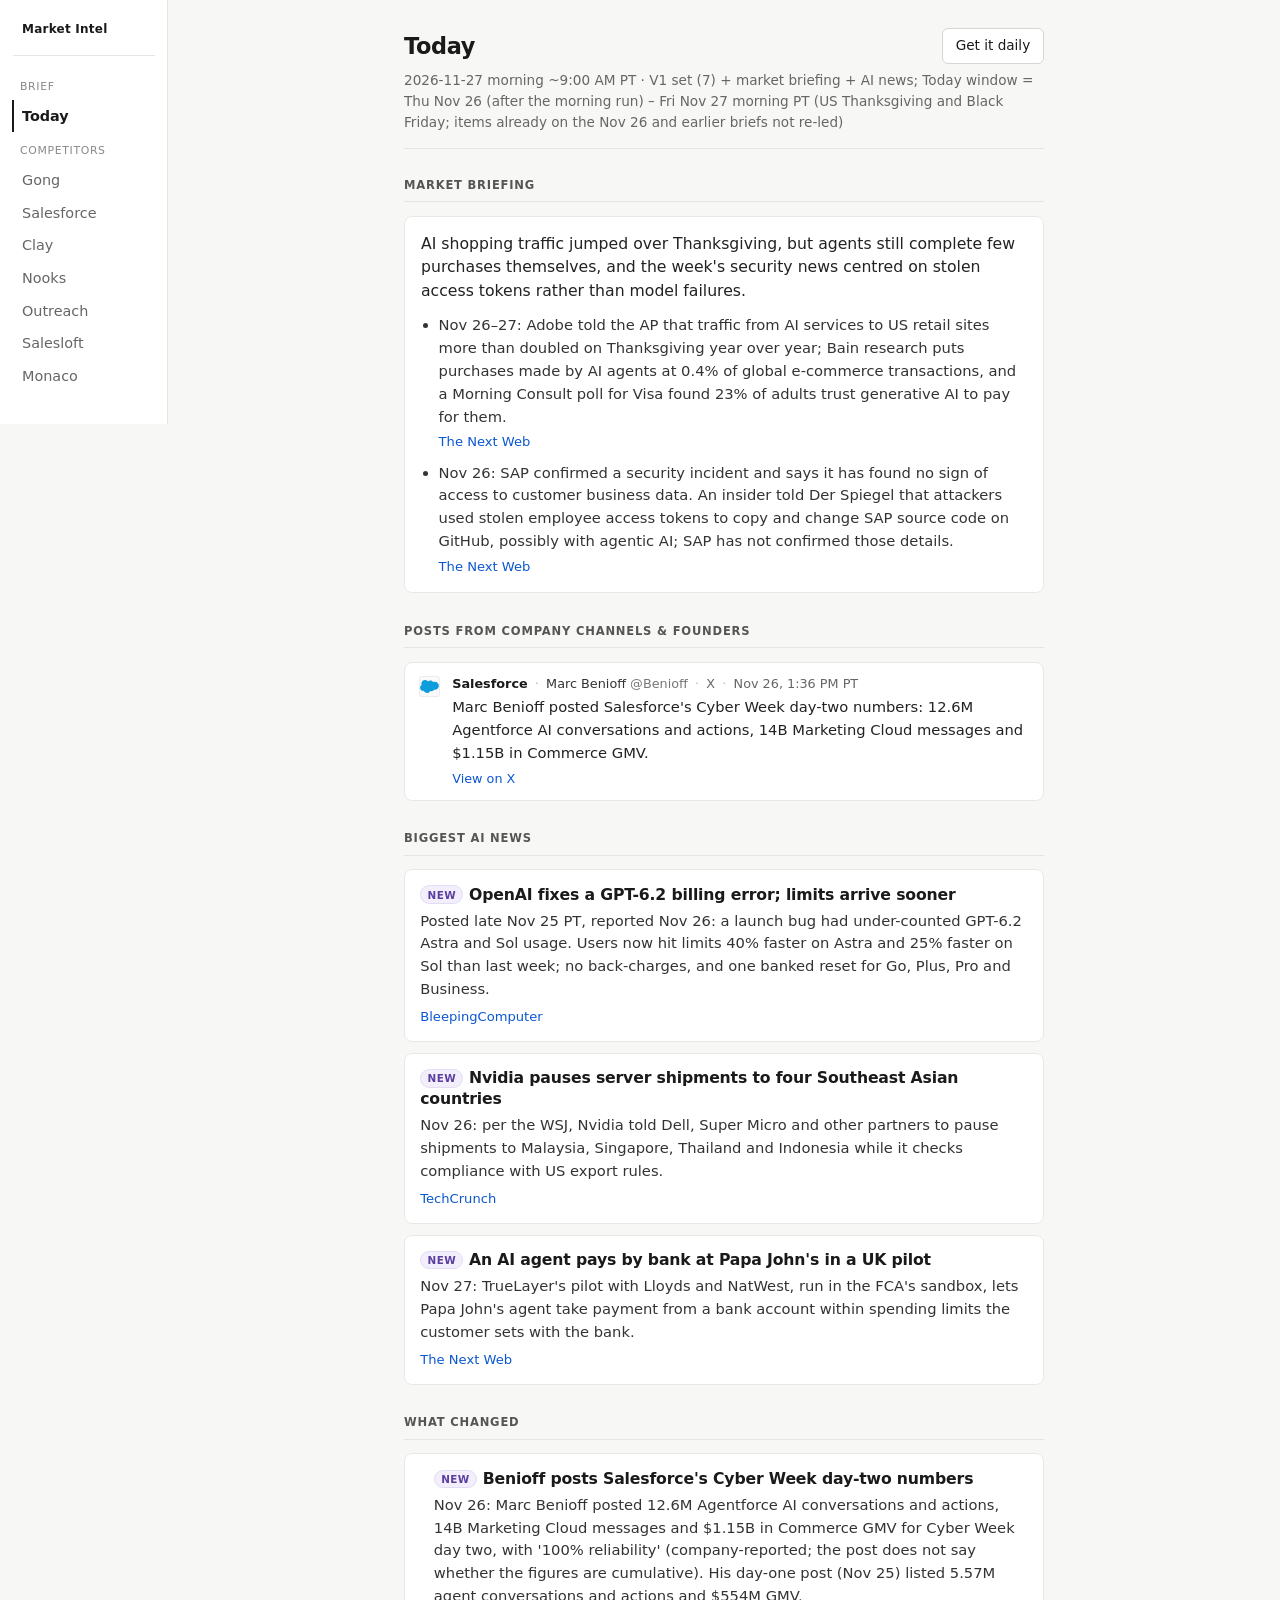
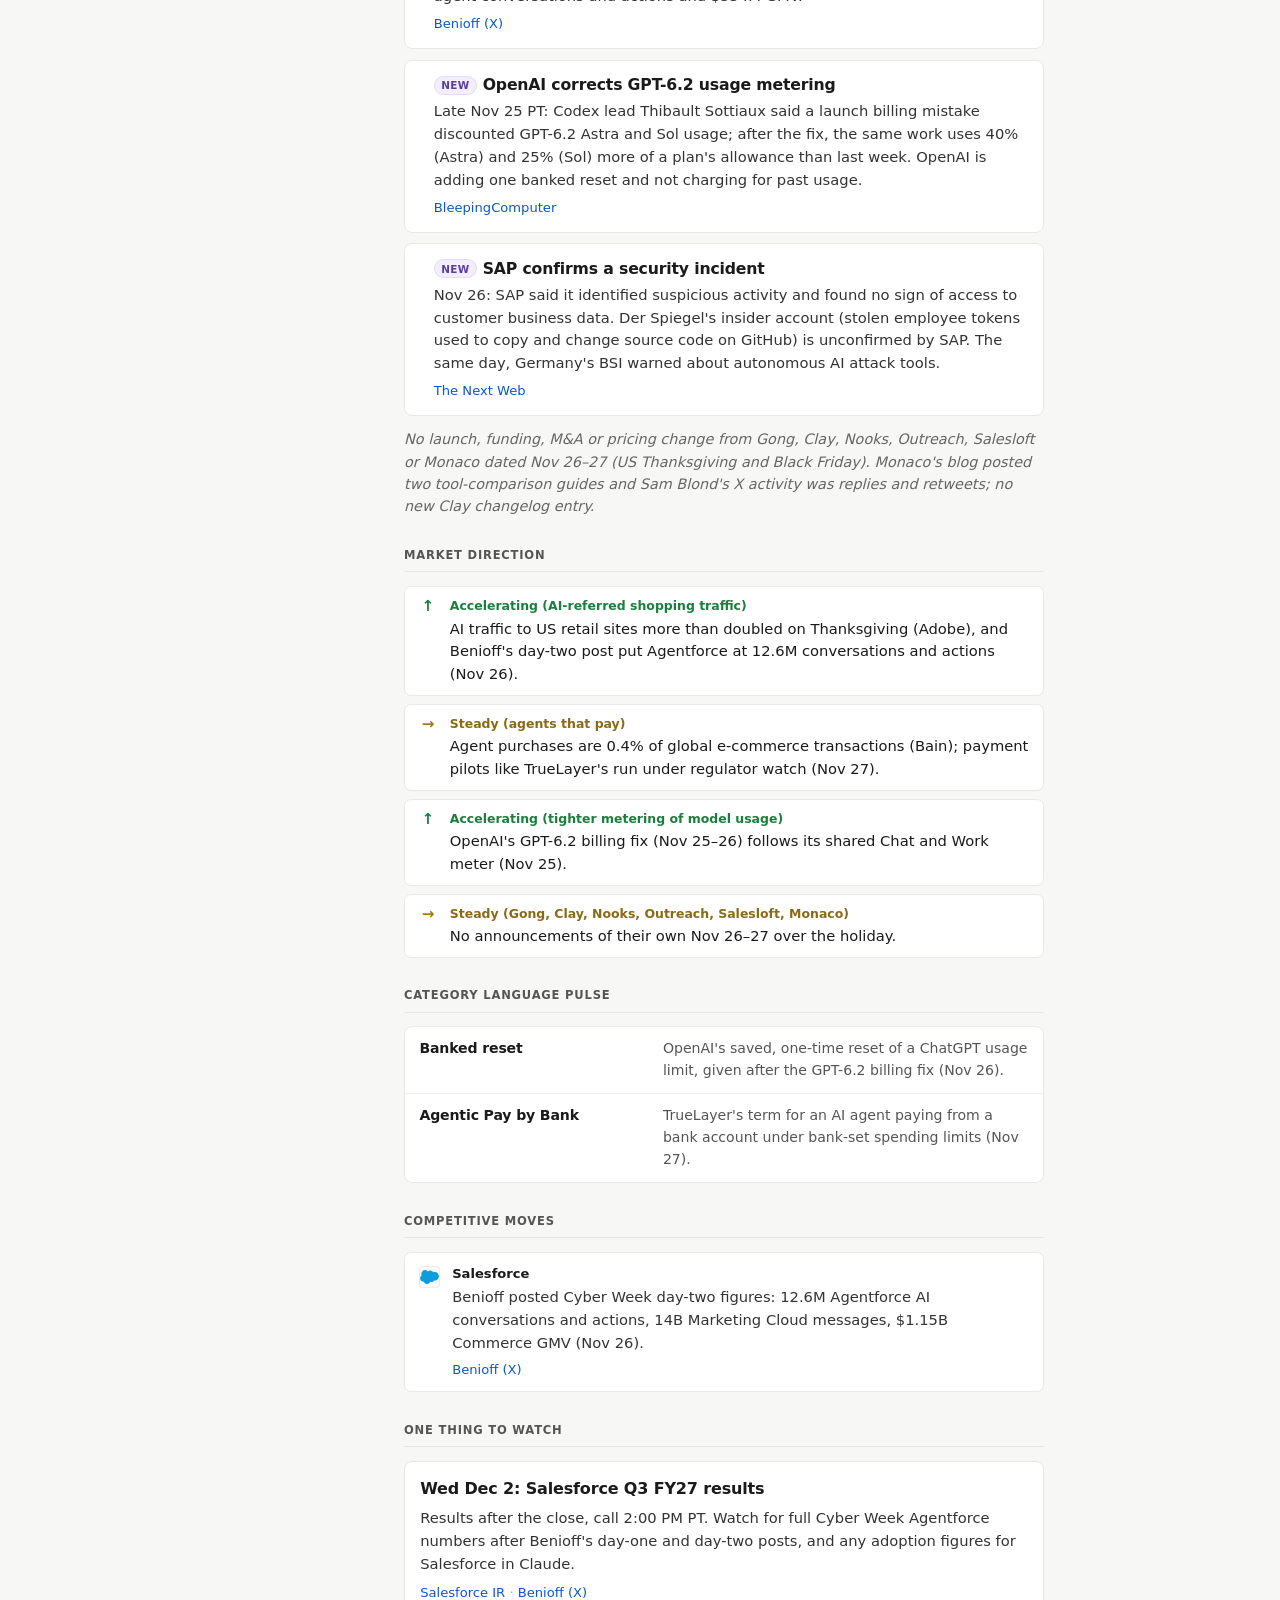
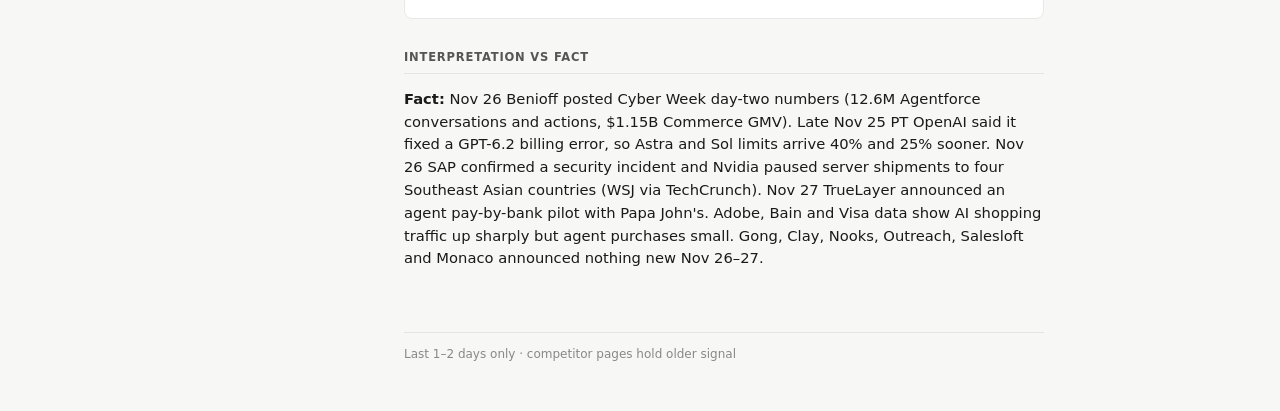
<file: index.html>
<!DOCTYPE html>
<html lang="en">
<head>
  <meta charset="utf-8" />
  <meta name="viewport" content="width=device-width, initial-scale=1" />
  <title>Market Intel — Today</title>
  <link rel="stylesheet" href="styles.css?v=20261021" />
</head>
<body>
  <div class="layout">
    <nav>
      <a class="product" href="index.html">Market Intel</a>
      <div class="section-label">Brief</div>
      <a href="index.html" class="active">Today</a>
      <div class="section-label">Competitors</div>
      <a href="competitors/gong.html">Gong</a>
      <a href="competitors/salesforce.html">Salesforce</a>
      <a href="competitors/clay.html">Clay</a>
      <a href="competitors/nooks.html">Nooks</a>
      <a href="competitors/outreach.html">Outreach</a>
      <a href="competitors/salesloft.html">Salesloft</a>
      <a href="competitors/monaco.html">Monaco</a>
    </nav>

    <div class="main">
      <header class="page-header">
        <div class="header-row">
          <h1>Today</h1>
          <button class="md-btn" type="button" data-get-daily>Get it daily</button>
        </div>
        <p class="meta" id="meta">Loading…</p>
      </header>

      <div class="content" id="content">
        <p class="muted">Fetching brief…</p>
      </div>

      <footer class="page-footer">Last 1–2 days only · competitor pages hold older signal</footer>
    </div>
  </div>
  <script src="feed.js?v=20261021"></script>
  <script src="today.js?v=20261021b"></script>
  <script src="daily.js?v=20261016"></script>
</body>
</html>
</file>
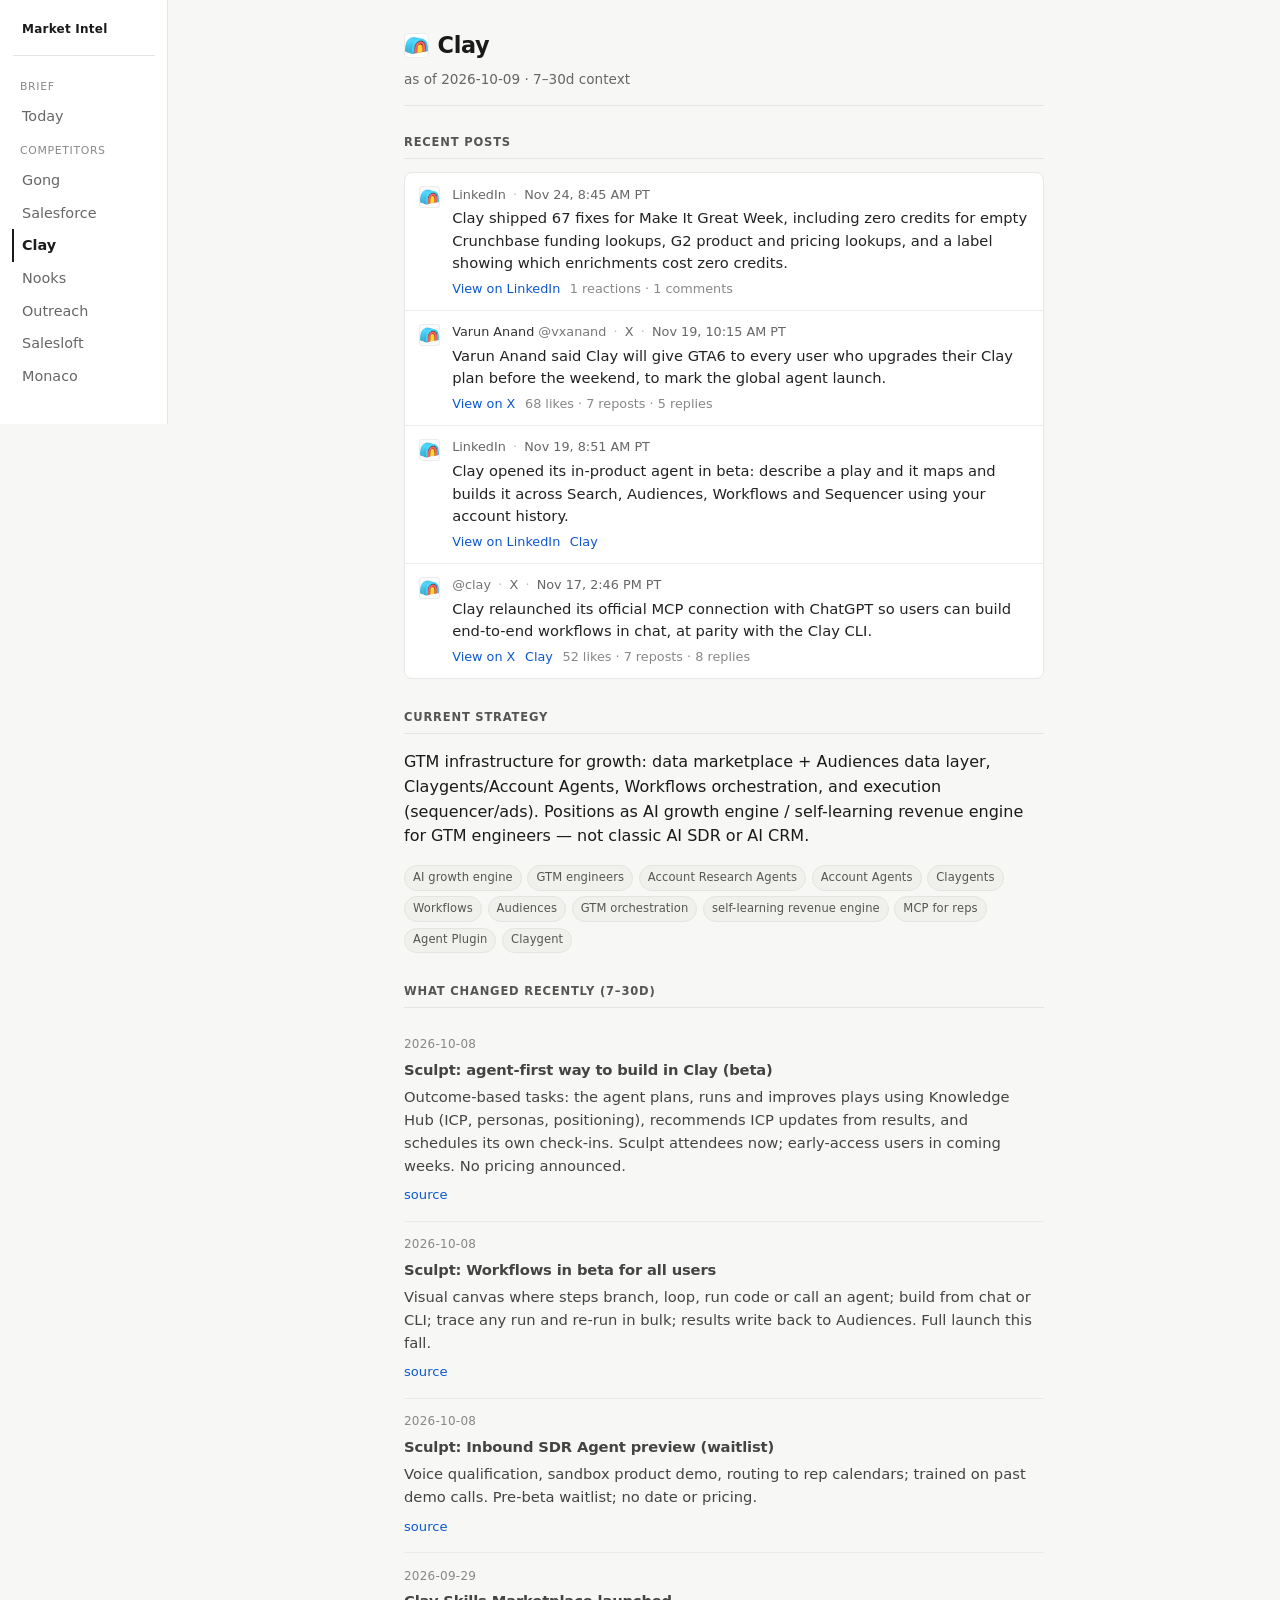
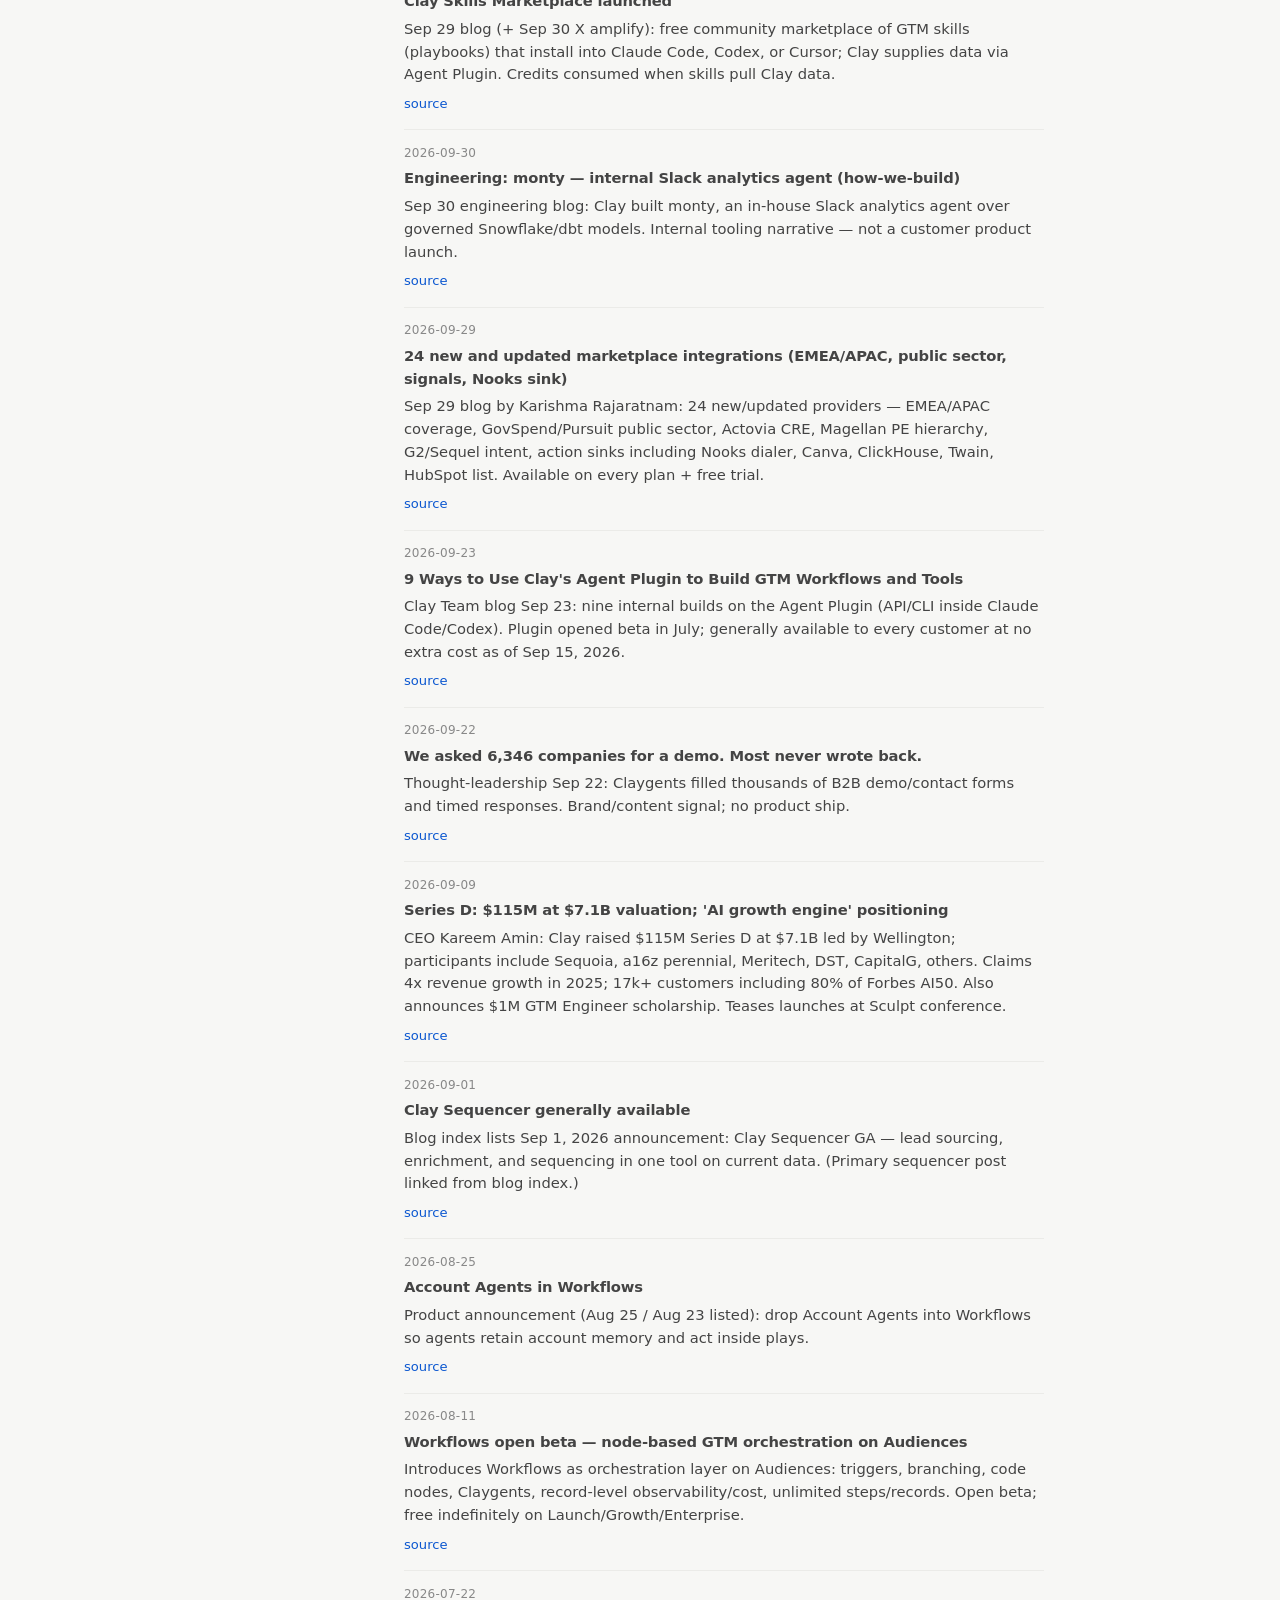
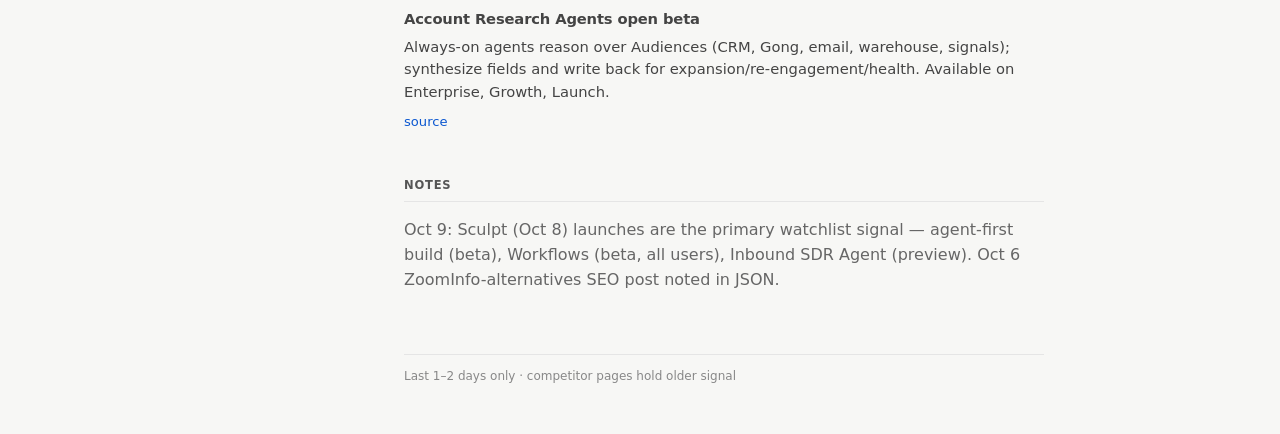
<file: competitors/clay.html>
<!DOCTYPE html>
<html lang="en">
<head>
  <meta charset="utf-8" />
  <meta name="viewport" content="width=device-width, initial-scale=1" />
  <title>Clay — Market Intel</title>
  <link rel="stylesheet" href="../styles.css?v=20261021" />
</head>
<body>
  <div class="layout">
    <nav>
      <a class="product" href="../index.html">Market Intel</a>
      <div class="section-label">Brief</div>
      <a href="../index.html">Today</a>
      <div class="section-label">Competitors</div>
      <a href="gong.html">Gong</a>
      <a href="salesforce.html">Salesforce</a>
      <a href="clay.html" class="active">Clay</a>
      <a href="nooks.html">Nooks</a>
      <a href="outreach.html">Outreach</a>
      <a href="salesloft.html">Salesloft</a>
      <a href="monaco.html">Monaco</a>
    </nav>

    <div class="main">
      <header class="page-header">
        <h1><img class="company-logo" src="../assets/logos/clay.png" alt="" width="24" height="24" />Clay</h1>
        <p class="meta">as of 2026-10-09 · 7–30d context</p>
      </header>

      <div class="content">
        <section id="recent-posts" data-slug="clay" hidden></section>
        <section>
          <h2>Current Strategy</h2>
          <p>GTM infrastructure for growth: data marketplace + Audiences data layer, Claygents/Account Agents, Workflows orchestration, and execution (sequencer/ads). Positions as AI growth engine / self-learning revenue engine for GTM engineers — not classic AI SDR or AI CRM.</p>
          <ul class="strategy-chips"><li>AI growth engine</li><li>GTM engineers</li><li>Account Research Agents</li><li>Account Agents</li><li>Claygents</li><li>Workflows</li><li>Audiences</li><li>GTM orchestration</li><li>self-learning revenue engine</li><li>MCP for reps</li><li>Agent Plugin</li><li>Claygent</li></ul>
        </section>

        <section>
          <h2>What changed recently (7–30d)</h2>
          <div class="feed-item">
            <div class="feed-date">2026-10-08</div>
            <p class="feed-title">Sculpt: agent-first way to build in Clay (beta)</p>
            <p>Outcome-based tasks: the agent plans, runs and improves plays using Knowledge Hub (ICP, personas, positioning), recommends ICP updates from results, and schedules its own check-ins. Sculpt attendees now; early-access users in coming weeks. No pricing announced.</p>
            <a class="cite" href="https://www.clay.com/blog/sculpt-2026-recap" target="_blank" rel="noopener">source</a>
          </div>
          <div class="feed-item">
            <div class="feed-date">2026-10-08</div>
            <p class="feed-title">Sculpt: Workflows in beta for all users</p>
            <p>Visual canvas where steps branch, loop, run code or call an agent; build from chat or CLI; trace any run and re-run in bulk; results write back to Audiences. Full launch this fall.</p>
            <a class="cite" href="https://www.clay.com/blog/sculpt-2026-recap" target="_blank" rel="noopener">source</a>
          </div>
          <div class="feed-item">
            <div class="feed-date">2026-10-08</div>
            <p class="feed-title">Sculpt: Inbound SDR Agent preview (waitlist)</p>
            <p>Voice qualification, sandbox product demo, routing to rep calendars; trained on past demo calls. Pre-beta waitlist; no date or pricing.</p>
            <a class="cite" href="https://sculpt.clay.com/showcase" target="_blank" rel="noopener">source</a>
          </div>
          <div class="feed-item">
            <div class="feed-date">2026-09-29</div>
            <p class="feed-title">Clay Skills Marketplace launched</p>
            <p>Sep 29 blog (+ Sep 30 X amplify): free community marketplace of GTM skills (playbooks) that install into Claude Code, Codex, or Cursor; Clay supplies data via Agent Plugin. Credits consumed when skills pull Clay data.</p>
            <a class="cite" href="https://www.clay.com/blog/introducing-clay-skills-marketplace" target="_blank" rel="noopener">source</a>
          </div>
          <div class="feed-item">
            <div class="feed-date">2026-09-30</div>
            <p class="feed-title">Engineering: monty — internal Slack analytics agent (how-we-build)</p>
            <p>Sep 30 engineering blog: Clay built monty, an in-house Slack analytics agent over governed Snowflake/dbt models. Internal tooling narrative — not a customer product launch.</p>
            <a class="cite" href="https://www.clay.com/blog/building-everyones-personal-data-scientist" target="_blank" rel="noopener">source</a>
          </div>
          <div class="feed-item">
            <div class="feed-date">2026-09-29</div>
            <p class="feed-title">24 new and updated marketplace integrations (EMEA/APAC, public sector, signals, Nooks sink)</p>
            <p>Sep 29 blog by Karishma Rajaratnam: 24 new/updated providers — EMEA/APAC coverage, GovSpend/Pursuit public sector, Actovia CRE, Magellan PE hierarchy, G2/Sequel intent, action sinks including Nooks dialer, Canva, ClickHouse, Twain, HubSpot list. Available on every plan + free trial.</p>
            <a class="cite" href="https://www.clay.com/blog/clay-integrations-september-2026" target="_blank" rel="noopener">source</a>
          </div>
          <div class="feed-item">
            <div class="feed-date">2026-09-23</div>
            <p class="feed-title">9 Ways to Use Clay's Agent Plugin to Build GTM Workflows and Tools</p>
            <p>Clay Team blog Sep 23: nine internal builds on the Agent Plugin (API/CLI inside Claude Code/Codex). Plugin opened beta in July; generally available to every customer at no extra cost as of Sep 15, 2026.</p>
            <a class="cite" href="https://www.clay.com/blog/clay-agent-plugin-use-cases" target="_blank" rel="noopener">source</a>
          </div>
          <div class="feed-item">
            <div class="feed-date">2026-09-22</div>
            <p class="feed-title">We asked 6,346 companies for a demo. Most never wrote back.</p>
            <p>Thought-leadership Sep 22: Claygents filled thousands of B2B demo/contact forms and timed responses. Brand/content signal; no product ship.</p>
            <a class="cite" href="https://www.clay.com/blog/claygent-experiment-speed-to-lead" target="_blank" rel="noopener">source</a>
          </div>
          <div class="feed-item">
            <div class="feed-date">2026-09-09</div>
            <p class="feed-title">Series D: $115M at $7.1B valuation; 'AI growth engine' positioning</p>
            <p>CEO Kareem Amin: Clay raised $115M Series D at $7.1B led by Wellington; participants include Sequoia, a16z perennial, Meritech, DST, CapitalG, others. Claims 4x revenue growth in 2025; 17k+ customers including 80% of Forbes AI50. Also announces $1M GTM Engineer scholarship. Teases launches at Sculpt conference.</p>
            <a class="cite" href="https://www.clay.com/blog/series-d" target="_blank" rel="noopener">source</a>
          </div>
          <div class="feed-item">
            <div class="feed-date">2026-09-01</div>
            <p class="feed-title">Clay Sequencer generally available</p>
            <p>Blog index lists Sep 1, 2026 announcement: Clay Sequencer GA — lead sourcing, enrichment, and sequencing in one tool on current data. (Primary sequencer post linked from blog index.)</p>
            <a class="cite" href="https://www.clay.com/blog/series-d" target="_blank" rel="noopener">source</a>
          </div>
          <div class="feed-item">
            <div class="feed-date">2026-08-25</div>
            <p class="feed-title">Account Agents in Workflows</p>
            <p>Product announcement (Aug 25 / Aug 23 listed): drop Account Agents into Workflows so agents retain account memory and act inside plays.</p>
            <a class="cite" href="https://www.clay.com/blog/account-agents-workflows" target="_blank" rel="noopener">source</a>
          </div>
          <div class="feed-item">
            <div class="feed-date">2026-08-11</div>
            <p class="feed-title">Workflows open beta — node-based GTM orchestration on Audiences</p>
            <p>Introduces Workflows as orchestration layer on Audiences: triggers, branching, code nodes, Claygents, record-level observability/cost, unlimited steps/records. Open beta; free indefinitely on Launch/Growth/Enterprise.</p>
            <a class="cite" href="https://www.clay.com/blog/introducing-workflows" target="_blank" rel="noopener">source</a>
          </div>
          <div class="feed-item">
            <div class="feed-date">2026-07-22</div>
            <p class="feed-title">Account Research Agents open beta</p>
            <p>Always-on agents reason over Audiences (CRM, Gong, email, warehouse, signals); synthesize fields and write back for expansion/re-engagement/health. Available on Enterprise, Growth, Launch.</p>
            <a class="cite" href="https://www.clay.com/blog/account-research-agents" target="_blank" rel="noopener">source</a>
          </div>
        </section>

        <section>
          <h2>Notes</h2>
          <p class="muted">Oct 9: Sculpt (Oct 8) launches are the primary watchlist signal — agent-first build (beta), Workflows (beta, all users), Inbound SDR Agent (preview). Oct 6 ZoomInfo-alternatives SEO post noted in JSON.</p>
        </section>
      </div>

      <footer class="page-footer">Last 1–2 days only · competitor pages hold older signal</footer>
    </div>
  </div>
  <script src="../feed.js?v=20261021"></script>
</body>
</html>
</file>
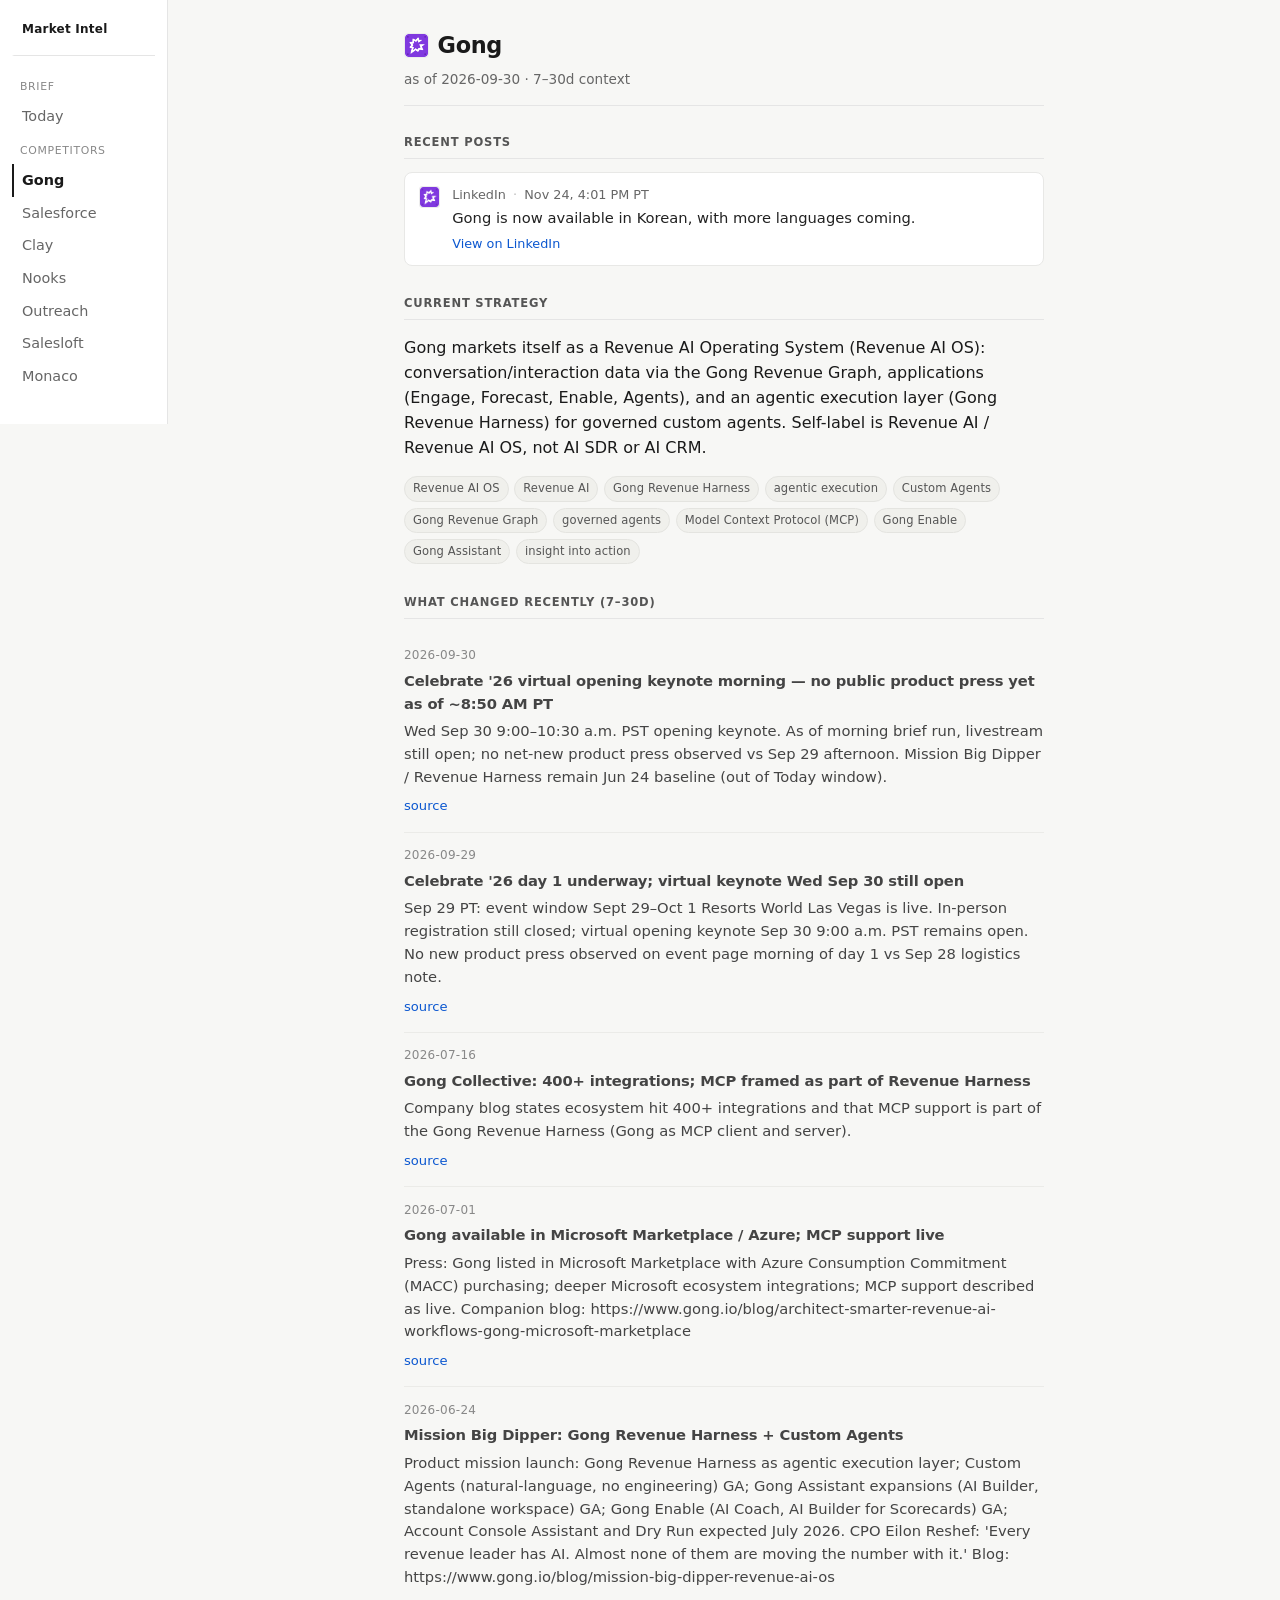
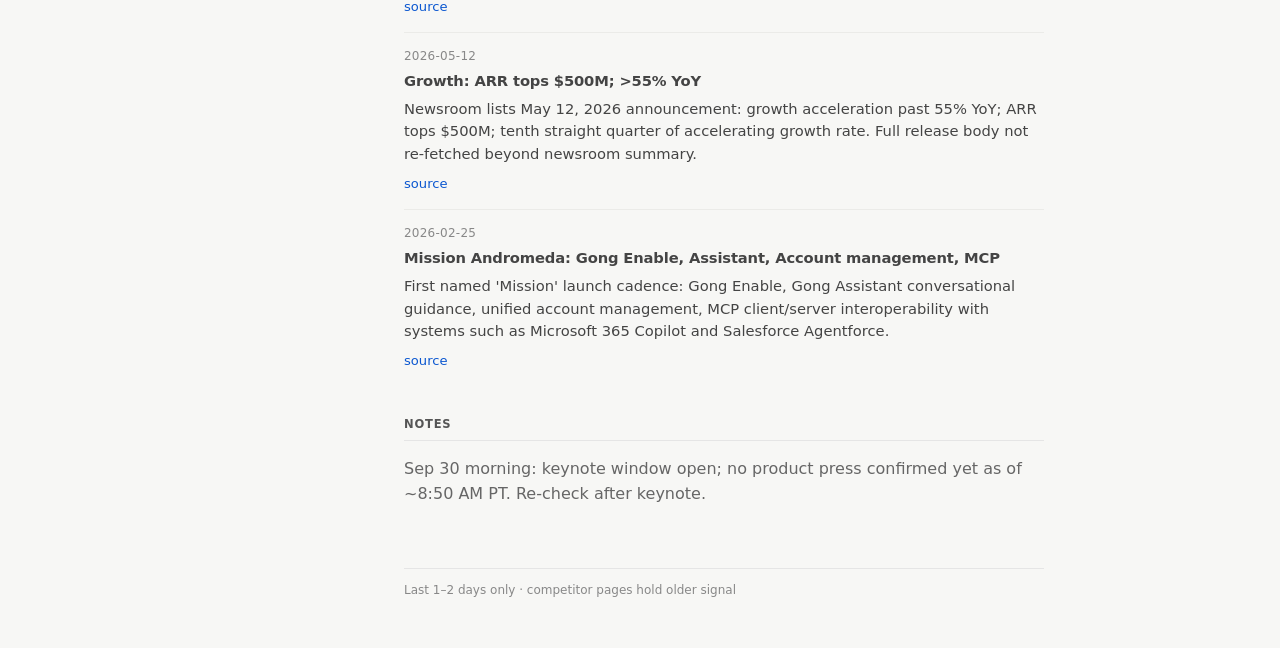
<file: competitors/gong.html>
<!DOCTYPE html>
<html lang="en">
<head>
  <meta charset="utf-8" />
  <meta name="viewport" content="width=device-width, initial-scale=1" />
  <title>Gong — Market Intel</title>
  <link rel="stylesheet" href="../styles.css?v=20261021" />
</head>
<body>
  <div class="layout">
    <nav>
      <a class="product" href="../index.html">Market Intel</a>
      <div class="section-label">Brief</div>
      <a href="../index.html">Today</a>
      <div class="section-label">Competitors</div>
      <a href="gong.html" class="active">Gong</a>
      <a href="salesforce.html">Salesforce</a>
      <a href="clay.html">Clay</a>
      <a href="nooks.html">Nooks</a>
      <a href="outreach.html">Outreach</a>
      <a href="salesloft.html">Salesloft</a>
      <a href="monaco.html">Monaco</a>
    </nav>

    <div class="main">
      <header class="page-header">
        <h1><img class="company-logo" src="../assets/logos/gong.png" alt="" width="24" height="24" />Gong</h1>
        <p class="meta">as of 2026-09-30 · 7–30d context</p>
      </header>

      <div class="content">
        <section id="recent-posts" data-slug="gong" hidden></section>
        <section>
          <h2>Current Strategy</h2>
          <p>Gong markets itself as a Revenue AI Operating System (Revenue AI OS): conversation/interaction data via the Gong Revenue Graph, applications (Engage, Forecast, Enable, Agents), and an agentic execution layer (Gong Revenue Harness) for governed custom agents. Self-label is Revenue AI / Revenue AI OS, not AI SDR or AI CRM.</p>
          <ul class="strategy-chips"><li>Revenue AI OS</li><li>Revenue AI</li><li>Gong Revenue Harness</li><li>agentic execution</li><li>Custom Agents</li><li>Gong Revenue Graph</li><li>governed agents</li><li>Model Context Protocol (MCP)</li><li>Gong Enable</li><li>Gong Assistant</li><li>insight into action</li></ul>
        </section>

        <section>
          <h2>What changed recently (7–30d)</h2>
                    <div class="feed-item">
            <div class="feed-date">2026-09-30</div>
            <p class="feed-title">Celebrate '26 virtual opening keynote morning — no public product press yet as of ~8:50 AM PT</p>
            <p>Wed Sep 30 9:00–10:30 a.m. PST opening keynote. As of morning brief run, livestream still open; no net-new product press observed vs Sep 29 afternoon. Mission Big Dipper / Revenue Harness remain Jun 24 baseline (out of Today window).</p>
            <a class="cite" href="https://www.gong.io/events/celebrate/virtual" target="_blank" rel="noopener">source</a>
          </div>
<div class="feed-item">
            <div class="feed-date">2026-09-29</div>
            <p class="feed-title">Celebrate '26 day 1 underway; virtual keynote Wed Sep 30 still open</p>
            <p>Sep 29 PT: event window Sept 29–Oct 1 Resorts World Las Vegas is live. In-person registration still closed; virtual opening keynote Sep 30 9:00 a.m. PST remains open. No new product press observed on event page morning of day 1 vs Sep 28 logistics note.</p>
            <a class="cite" href="https://www.gong.io/events/celebrate" target="_blank" rel="noopener">source</a>
          </div>
          <div class="feed-item">
            <div class="feed-date">2026-07-16</div>
            <p class="feed-title">Gong Collective: 400+ integrations; MCP framed as part of Revenue Harness</p>
            <p>Company blog states ecosystem hit 400+ integrations and that MCP support is part of the Gong Revenue Harness (Gong as MCP client and server).</p>
            <a class="cite" href="https://www.gong.io/blog/gong-collective-integrations-july-2026" target="_blank" rel="noopener">source</a>
          </div>
          <div class="feed-item">
            <div class="feed-date">2026-07-01</div>
            <p class="feed-title">Gong available in Microsoft Marketplace / Azure; MCP support live</p>
            <p>Press: Gong listed in Microsoft Marketplace with Azure Consumption Commitment (MACC) purchasing; deeper Microsoft ecosystem integrations; MCP support described as live. Companion blog: https://www.gong.io/blog/architect-smarter-revenue-ai-workflows-gong-microsoft-marketplace</p>
            <a class="cite" href="https://www.gong.io/press/gong-partnering-with-microsoft-to-enable-enterprises-to-automate-workflows-act-faster-and-win-more-revenue-with-ai" target="_blank" rel="noopener">source</a>
          </div>
          <div class="feed-item">
            <div class="feed-date">2026-06-24</div>
            <p class="feed-title">Mission Big Dipper: Gong Revenue Harness + Custom Agents</p>
            <p>Product mission launch: Gong Revenue Harness as agentic execution layer; Custom Agents (natural-language, no engineering) GA; Gong Assistant expansions (AI Builder, standalone workspace) GA; Gong Enable (AI Coach, AI Builder for Scorecards) GA; Account Console Assistant and Dry Run expected July 2026. CPO Eilon Reshef: 'Every revenue leader has AI. Almost none of them are moving the number with it.' Blog: https://www.gong.io/blog/mission-big-dipper-revenue-ai-os</p>
            <a class="cite" href="https://www.gong.io/press/gong-launches-mission-big-dipper-revenue-harness" target="_blank" rel="noopener">source</a>
          </div>
          <div class="feed-item">
            <div class="feed-date">2026-05-12</div>
            <p class="feed-title">Growth: ARR tops $500M; &gt;55% YoY</p>
            <p>Newsroom lists May 12, 2026 announcement: growth acceleration past 55% YoY; ARR tops $500M; tenth straight quarter of accelerating growth rate. Full release body not re-fetched beyond newsroom summary.</p>
            <a class="cite" href="https://www.gong.io/press" target="_blank" rel="noopener">source</a>
          </div>
          <div class="feed-item">
            <div class="feed-date">2026-02-25</div>
            <p class="feed-title">Mission Andromeda: Gong Enable, Assistant, Account management, MCP</p>
            <p>First named 'Mission' launch cadence: Gong Enable, Gong Assistant conversational guidance, unified account management, MCP client/server interoperability with systems such as Microsoft 365 Copilot and Salesforce Agentforce.</p>
            <a class="cite" href="https://www.gong.io/blog/mission-andromeda-revenue-ai-os" target="_blank" rel="noopener">source</a>
          </div>
        </section>

        <section>
          <h2>Notes</h2>
          <p class="muted">Sep 30 morning: keynote window open; no product press confirmed yet as of ~8:50 AM PT. Re-check after keynote.</p>
        </section>
      </div>

      <footer class="page-footer">Last 1–2 days only · competitor pages hold older signal</footer>
    </div>
  </div>
  <script src="../feed.js?v=20261021"></script>
</body>
</html>
</file>
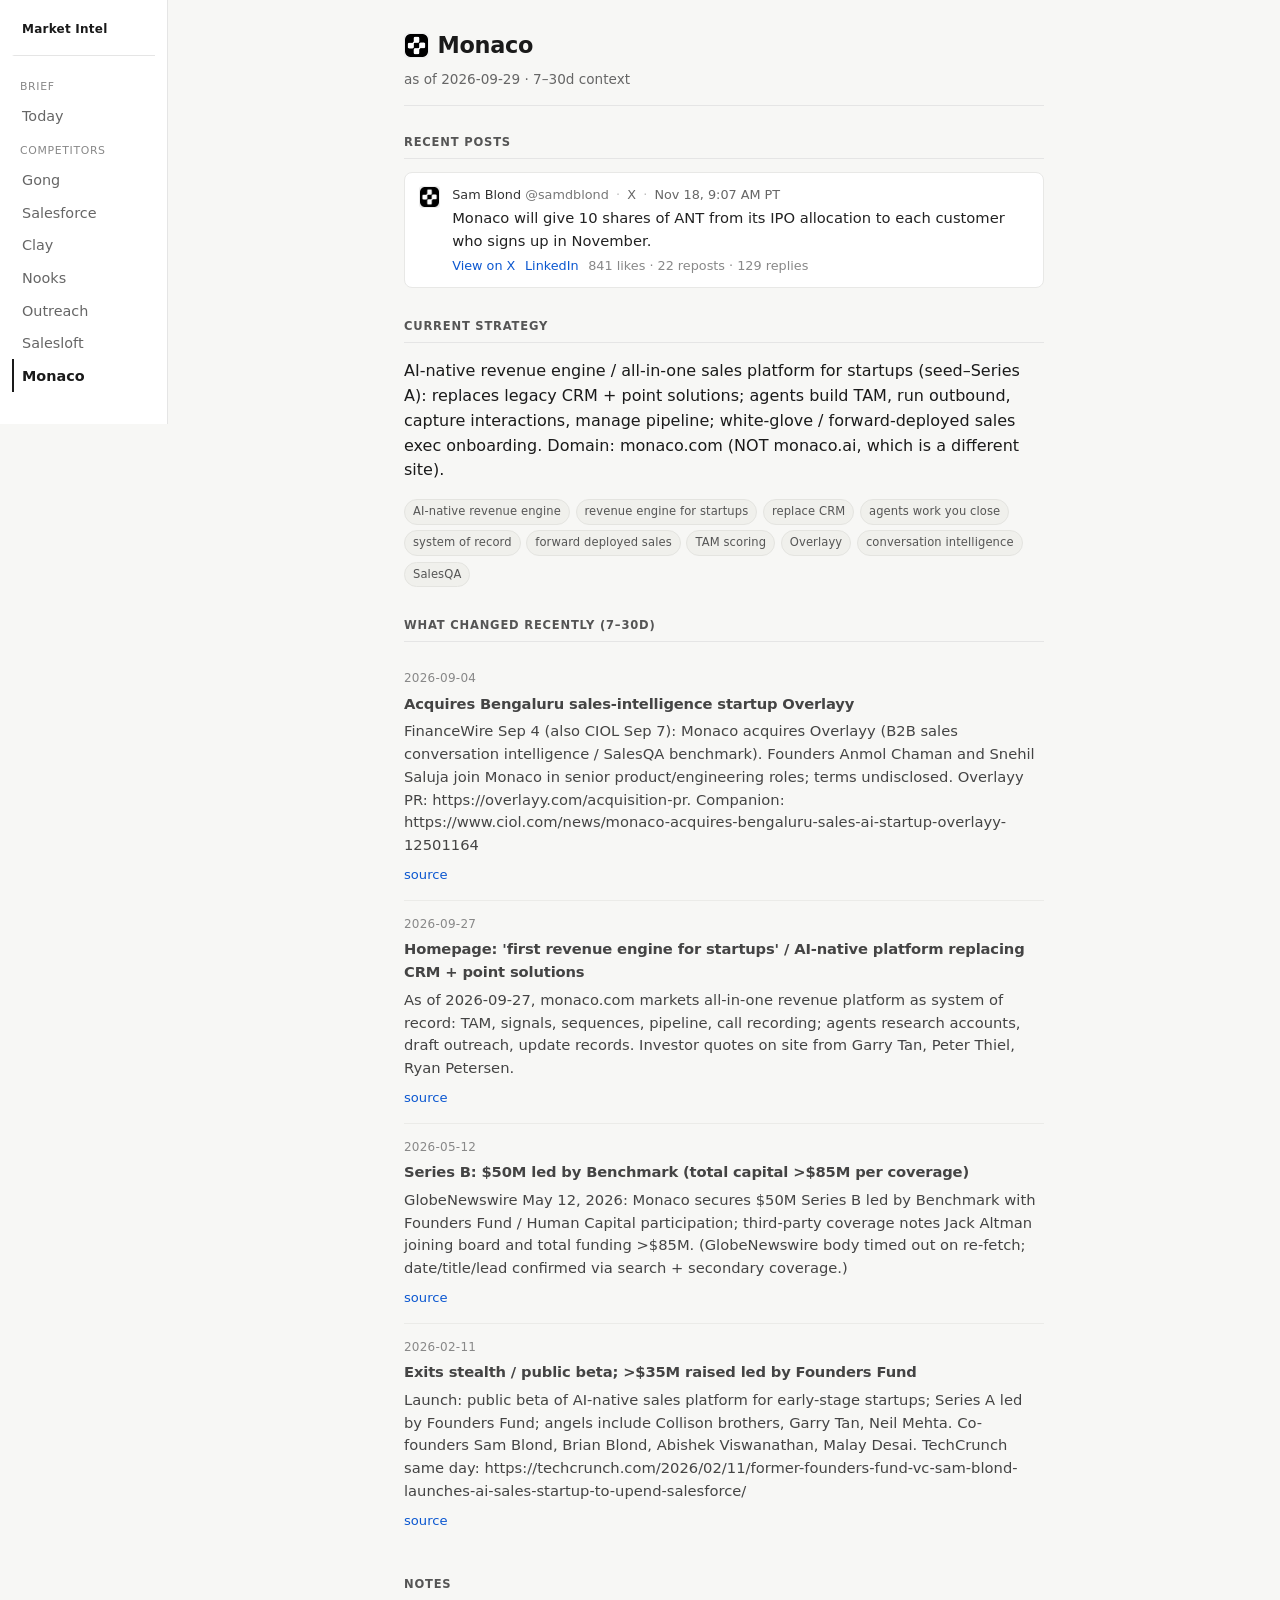
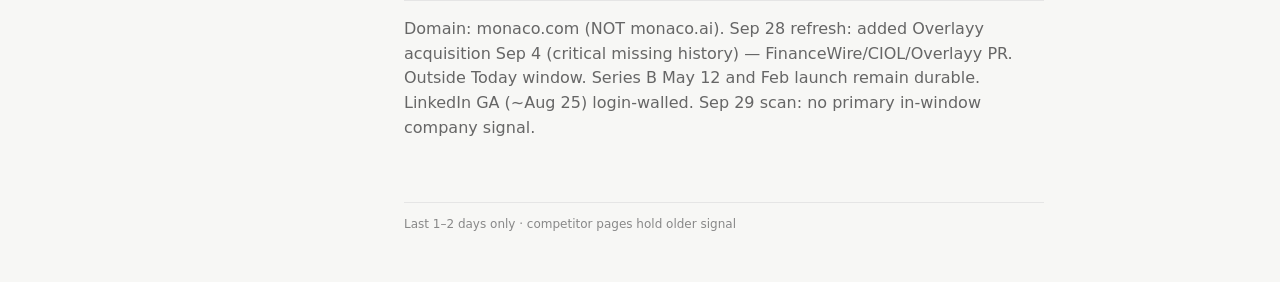
<file: competitors/monaco.html>
<!DOCTYPE html>
<html lang="en">
<head>
  <meta charset="utf-8" />
  <meta name="viewport" content="width=device-width, initial-scale=1" />
  <title>Monaco — Market Intel</title>
  <link rel="stylesheet" href="../styles.css?v=20261021" />
</head>
<body>
  <div class="layout">
    <nav>
      <a class="product" href="../index.html">Market Intel</a>
      <div class="section-label">Brief</div>
      <a href="../index.html">Today</a>
      <div class="section-label">Competitors</div>
      <a href="gong.html">Gong</a>
      <a href="salesforce.html">Salesforce</a>
      <a href="clay.html">Clay</a>
      <a href="nooks.html">Nooks</a>
      <a href="outreach.html">Outreach</a>
      <a href="salesloft.html">Salesloft</a>
      <a href="monaco.html" class="active">Monaco</a>
    </nav>

    <div class="main">
      <header class="page-header">
        <h1><img class="company-logo" src="../assets/logos/monaco.png" alt="" width="24" height="24" />Monaco</h1>
        <p class="meta">as of 2026-09-29 · 7–30d context</p>
      </header>

      <div class="content">
        <section id="recent-posts" data-slug="monaco" hidden></section>
        <section>
          <h2>Current Strategy</h2>
          <p>AI-native revenue engine / all-in-one sales platform for startups (seed–Series A): replaces legacy CRM + point solutions; agents build TAM, run outbound, capture interactions, manage pipeline; white-glove / forward-deployed sales exec onboarding. Domain: monaco.com (NOT monaco.ai, which is a different site).</p>
          <ul class="strategy-chips"><li>AI-native revenue engine</li><li>revenue engine for startups</li><li>replace CRM</li><li>agents work you close</li><li>system of record</li><li>forward deployed sales</li><li>TAM scoring</li><li>Overlayy</li><li>conversation intelligence</li><li>SalesQA</li></ul>
        </section>

        <section>
          <h2>What changed recently (7–30d)</h2>
          <div class="feed-item">
            <div class="feed-date">2026-09-04</div>
            <p class="feed-title">Acquires Bengaluru sales-intelligence startup Overlayy</p>
            <p>FinanceWire Sep 4 (also CIOL Sep 7): Monaco acquires Overlayy (B2B sales conversation intelligence / SalesQA benchmark). Founders Anmol Chaman and Snehil Saluja join Monaco in senior product/engineering roles; terms undisclosed. Overlayy PR: https://overlayy.com/acquisition-pr. Companion: https://www.ciol.com/news/monaco-acquires-bengaluru-sales-ai-startup-overlayy-12501164</p>
            <a class="cite" href="https://financewire.com/2026/09/04/bengaluru-based-sales-intelligence-startup-overlayy-becomes-a-part-of-benchmark-backed-monaco/" target="_blank" rel="noopener">source</a>
          </div>
          <div class="feed-item">
            <div class="feed-date">2026-09-27</div>
            <p class="feed-title">Homepage: 'first revenue engine for startups' / AI-native platform replacing CRM + point solutions</p>
            <p>As of 2026-09-27, monaco.com markets all-in-one revenue platform as system of record: TAM, signals, sequences, pipeline, call recording; agents research accounts, draft outreach, update records. Investor quotes on site from Garry Tan, Peter Thiel, Ryan Petersen.</p>
            <a class="cite" href="https://www.monaco.com/" target="_blank" rel="noopener">source</a>
          </div>
          <div class="feed-item">
            <div class="feed-date">2026-05-12</div>
            <p class="feed-title">Series B: $50M led by Benchmark (total capital &gt;$85M per coverage)</p>
            <p>GlobeNewswire May 12, 2026: Monaco secures $50M Series B led by Benchmark with Founders Fund / Human Capital participation; third-party coverage notes Jack Altman joining board and total funding &gt;$85M. (GlobeNewswire body timed out on re-fetch; date/title/lead confirmed via search + secondary coverage.)</p>
            <a class="cite" href="https://www.globenewswire.com/news-release/2026/05/12/3293132/0/en/monaco-secures-50-million-in-series-b-funding-to-grow-ai-powered-sales-platform-amid-strong-customer-demand.html" target="_blank" rel="noopener">source</a>
          </div>
          <div class="feed-item">
            <div class="feed-date">2026-02-11</div>
            <p class="feed-title">Exits stealth / public beta; &gt;$35M raised led by Founders Fund</p>
            <p>Launch: public beta of AI-native sales platform for early-stage startups; Series A led by Founders Fund; angels include Collison brothers, Garry Tan, Neil Mehta. Co-founders Sam Blond, Brian Blond, Abishek Viswanathan, Malay Desai. TechCrunch same day: https://techcrunch.com/2026/02/11/former-founders-fund-vc-sam-blond-launches-ai-sales-startup-to-upend-salesforce/</p>
            <a class="cite" href="https://finance.yahoo.com/news/monaco-launches-ai-native-sales-160000462.html" target="_blank" rel="noopener">source</a>
          </div>
        </section>

        <section>
          <h2>Notes</h2>
          <p class="muted">Domain: monaco.com (NOT monaco.ai). Sep 28 refresh: added Overlayy acquisition Sep 4 (critical missing history) — FinanceWire/CIOL/Overlayy PR. Outside Today window. Series B May 12 and Feb launch remain durable. LinkedIn GA (~Aug 25) login-walled. Sep 29 scan: no primary in-window company signal.</p>
        </section>
      </div>

      <footer class="page-footer">Last 1–2 days only · competitor pages hold older signal</footer>
    </div>
  </div>
  <script src="../feed.js?v=20261021"></script>
</body>
</html>
</file>
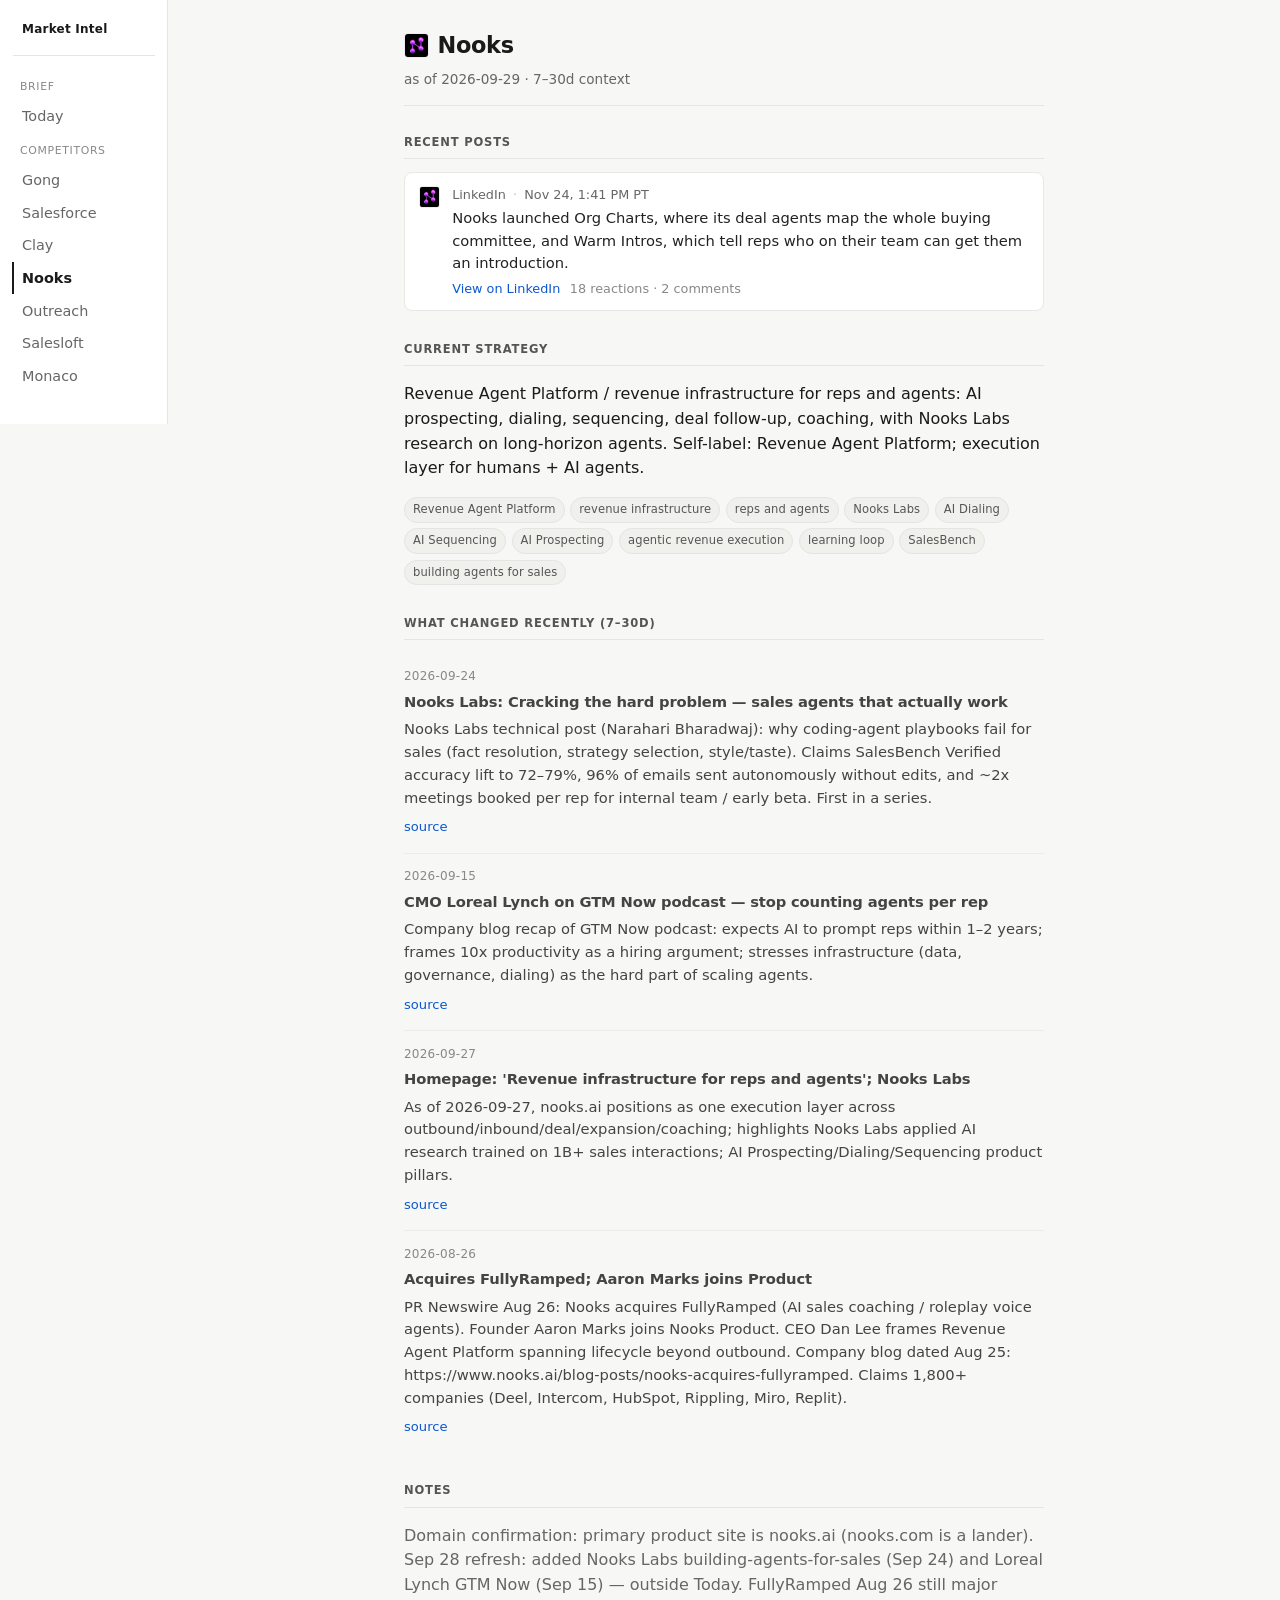
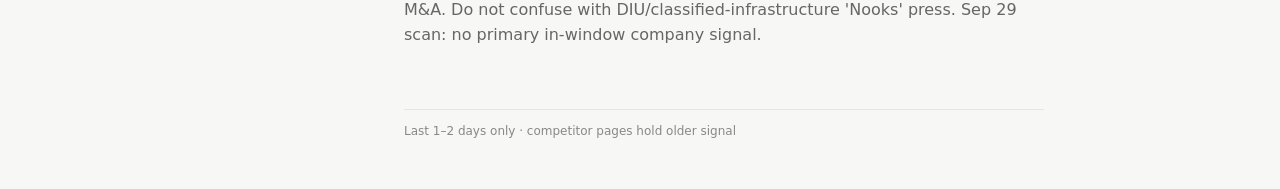
<file: competitors/nooks.html>
<!DOCTYPE html>
<html lang="en">
<head>
  <meta charset="utf-8" />
  <meta name="viewport" content="width=device-width, initial-scale=1" />
  <title>Nooks — Market Intel</title>
  <link rel="stylesheet" href="../styles.css?v=20261021" />
</head>
<body>
  <div class="layout">
    <nav>
      <a class="product" href="../index.html">Market Intel</a>
      <div class="section-label">Brief</div>
      <a href="../index.html">Today</a>
      <div class="section-label">Competitors</div>
      <a href="gong.html">Gong</a>
      <a href="salesforce.html">Salesforce</a>
      <a href="clay.html">Clay</a>
      <a href="nooks.html" class="active">Nooks</a>
      <a href="outreach.html">Outreach</a>
      <a href="salesloft.html">Salesloft</a>
      <a href="monaco.html">Monaco</a>
    </nav>

    <div class="main">
      <header class="page-header">
        <h1><img class="company-logo" src="../assets/logos/nooks.jpg" alt="" width="24" height="24" />Nooks</h1>
        <p class="meta">as of 2026-09-29 · 7–30d context</p>
      </header>

      <div class="content">
        <section id="recent-posts" data-slug="nooks" hidden></section>
        <section>
          <h2>Current Strategy</h2>
          <p>Revenue Agent Platform / revenue infrastructure for reps and agents: AI prospecting, dialing, sequencing, deal follow-up, coaching, with Nooks Labs research on long-horizon agents. Self-label: Revenue Agent Platform; execution layer for humans + AI agents.</p>
          <ul class="strategy-chips"><li>Revenue Agent Platform</li><li>revenue infrastructure</li><li>reps and agents</li><li>Nooks Labs</li><li>AI Dialing</li><li>AI Sequencing</li><li>AI Prospecting</li><li>agentic revenue execution</li><li>learning loop</li><li>SalesBench</li><li>building agents for sales</li></ul>
        </section>

        <section>
          <h2>What changed recently (7–30d)</h2>
          <div class="feed-item">
            <div class="feed-date">2026-09-24</div>
            <p class="feed-title">Nooks Labs: Cracking the hard problem — sales agents that actually work</p>
            <p>Nooks Labs technical post (Narahari Bharadwaj): why coding-agent playbooks fail for sales (fact resolution, strategy selection, style/taste). Claims SalesBench Verified accuracy lift to 72–79%, 96% of emails sent autonomously without edits, and ~2x meetings booked per rep for internal team / early beta. First in a series.</p>
            <a class="cite" href="https://www.nooks.ai/blog-posts/building-agents-for-sales" target="_blank" rel="noopener">source</a>
          </div>
          <div class="feed-item">
            <div class="feed-date">2026-09-15</div>
            <p class="feed-title">CMO Loreal Lynch on GTM Now podcast — stop counting agents per rep</p>
            <p>Company blog recap of GTM Now podcast: expects AI to prompt reps within 1–2 years; frames 10x productivity as a hiring argument; stresses infrastructure (data, governance, dialing) as the hard part of scaling agents.</p>
            <a class="cite" href="https://www.nooks.ai/blog-posts/loreal-lynch-gtm-now-ai-sales" target="_blank" rel="noopener">source</a>
          </div>
          <div class="feed-item">
            <div class="feed-date">2026-09-27</div>
            <p class="feed-title">Homepage: 'Revenue infrastructure for reps and agents'; Nooks Labs</p>
            <p>As of 2026-09-27, nooks.ai positions as one execution layer across outbound/inbound/deal/expansion/coaching; highlights Nooks Labs applied AI research trained on 1B+ sales interactions; AI Prospecting/Dialing/Sequencing product pillars.</p>
            <a class="cite" href="https://www.nooks.ai/" target="_blank" rel="noopener">source</a>
          </div>
          <div class="feed-item">
            <div class="feed-date">2026-08-26</div>
            <p class="feed-title">Acquires FullyRamped; Aaron Marks joins Product</p>
            <p>PR Newswire Aug 26: Nooks acquires FullyRamped (AI sales coaching / roleplay voice agents). Founder Aaron Marks joins Nooks Product. CEO Dan Lee frames Revenue Agent Platform spanning lifecycle beyond outbound. Company blog dated Aug 25: https://www.nooks.ai/blog-posts/nooks-acquires-fullyramped. Claims 1,800+ companies (Deel, Intercom, HubSpot, Rippling, Miro, Replit).</p>
            <a class="cite" href="https://www.prnewswire.com/news-releases/nooks-acquires-fullyramped-founder-aaron-marks-joins-nooks-to-advance-revenue-agent-platform-302860798.html" target="_blank" rel="noopener">source</a>
          </div>
        </section>

        <section>
          <h2>Notes</h2>
          <p class="muted">Domain confirmation: primary product site is nooks.ai (nooks.com is a lander). Sep 28 refresh: added Nooks Labs building-agents-for-sales (Sep 24) and Loreal Lynch GTM Now (Sep 15) — outside Today. FullyRamped Aug 26 still major M&amp;A. Do not confuse with DIU/classified-infrastructure 'Nooks' press. Sep 29 scan: no primary in-window company signal.</p>
        </section>
      </div>

      <footer class="page-footer">Last 1–2 days only · competitor pages hold older signal</footer>
    </div>
  </div>
  <script src="../feed.js?v=20261021"></script>
</body>
</html>
</file>
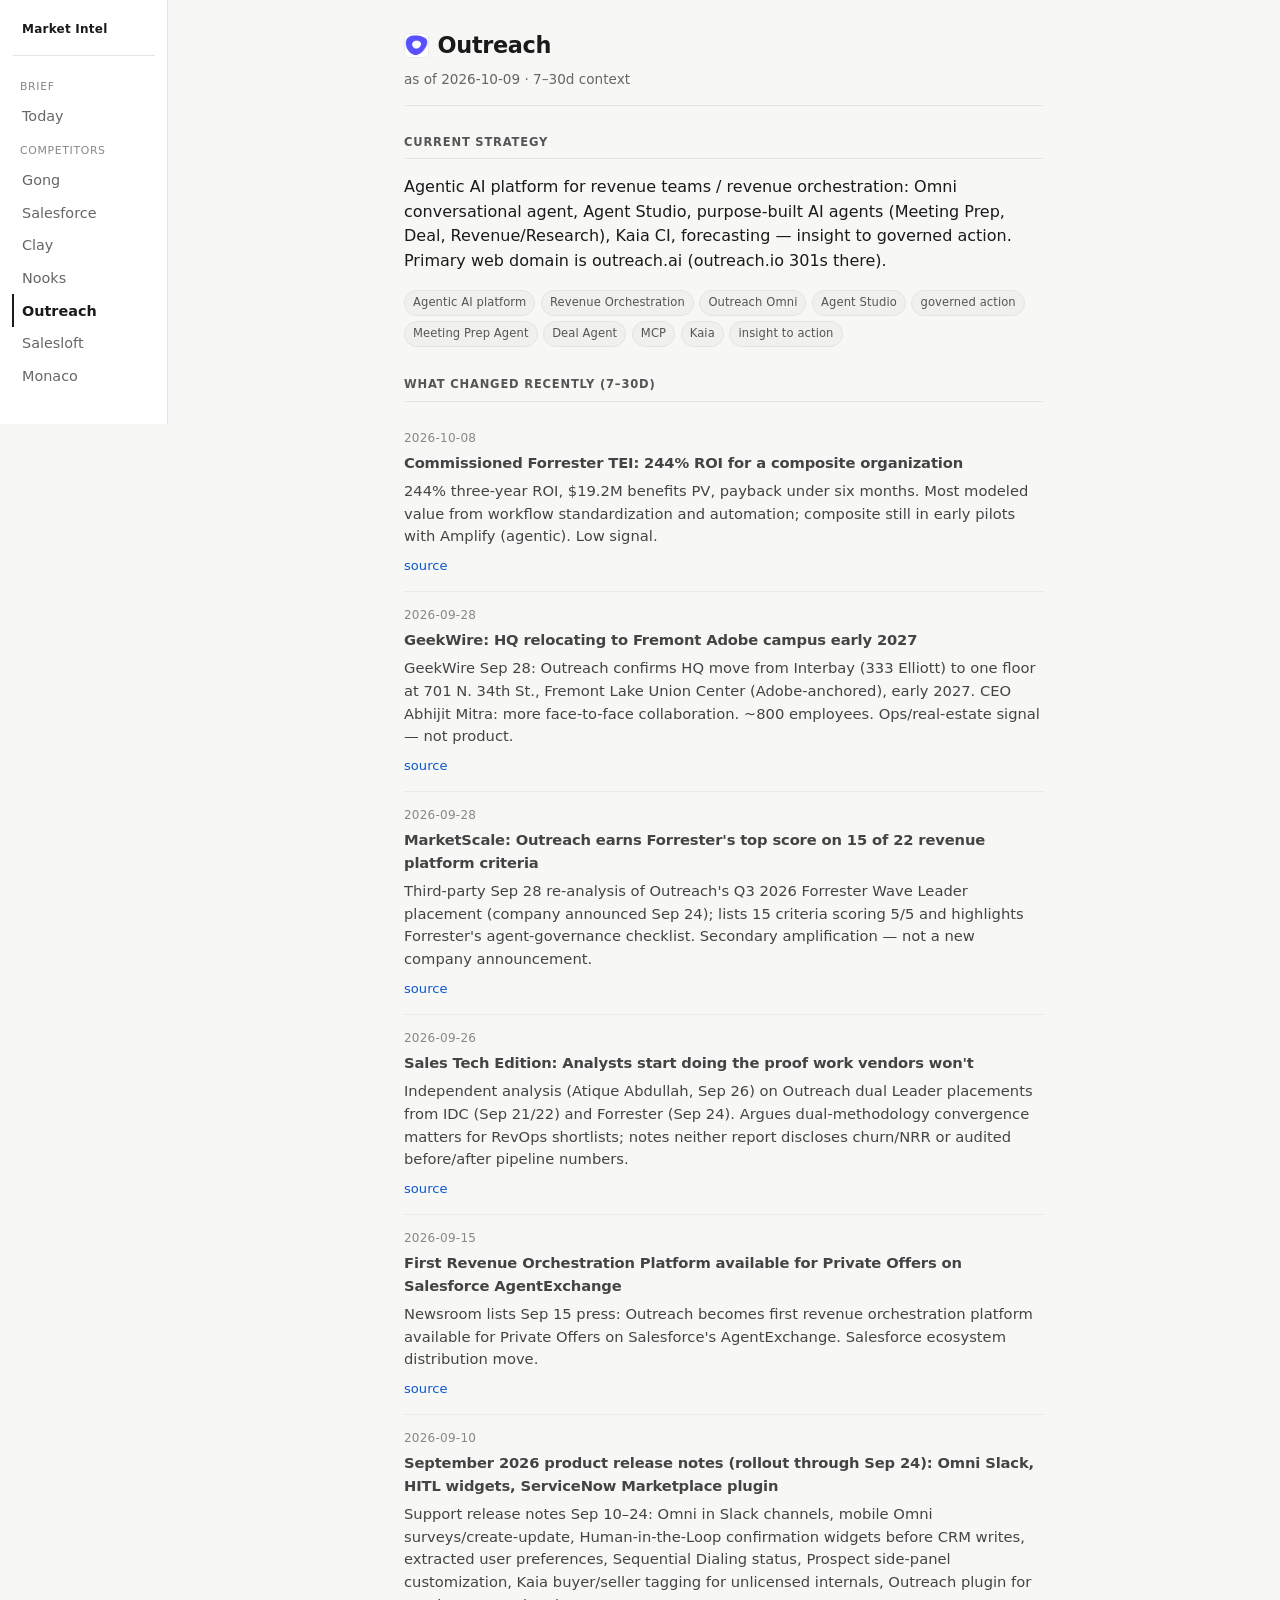
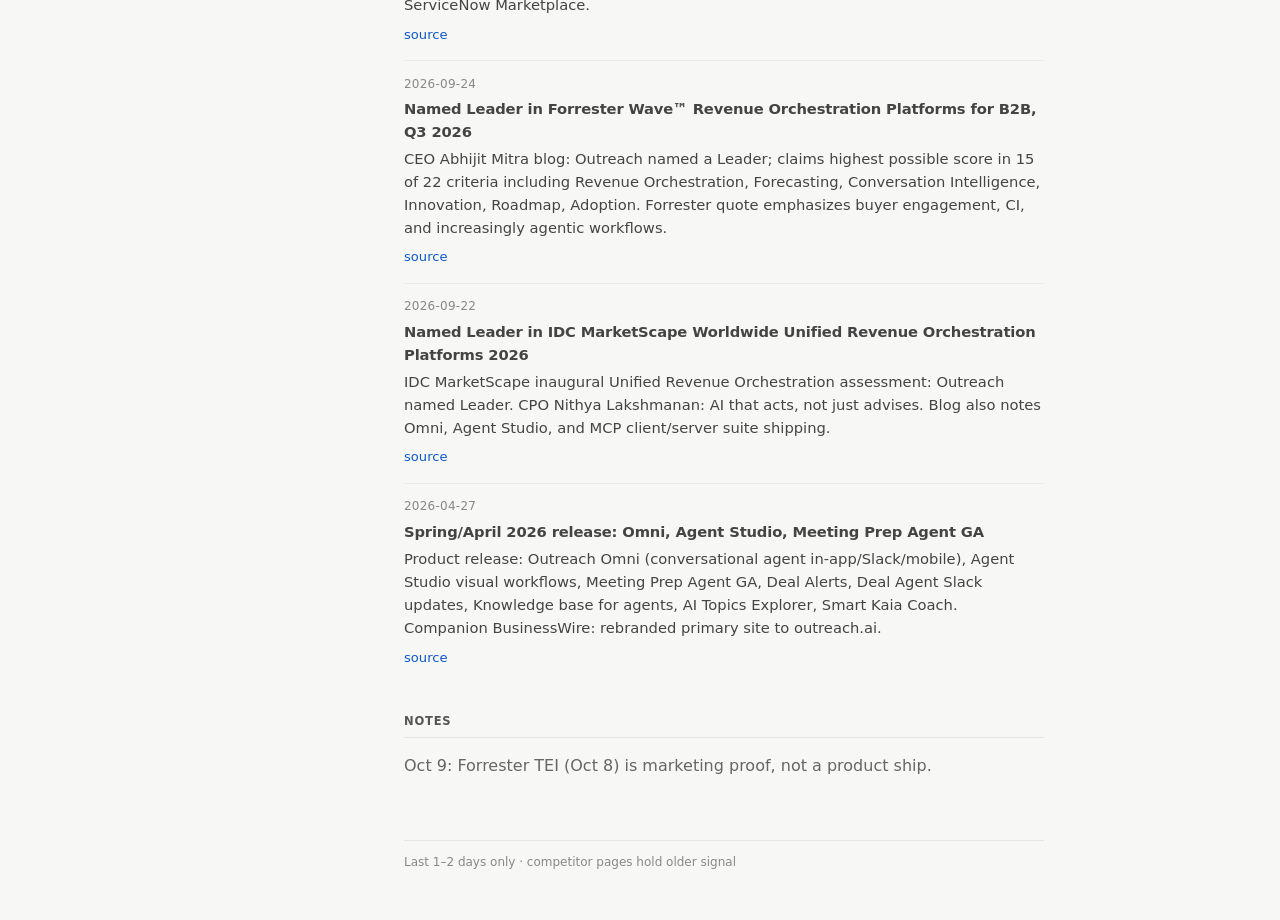
<file: competitors/outreach.html>
<!DOCTYPE html>
<html lang="en">
<head>
  <meta charset="utf-8" />
  <meta name="viewport" content="width=device-width, initial-scale=1" />
  <title>Outreach — Market Intel</title>
  <link rel="stylesheet" href="../styles.css?v=20261021" />
</head>
<body>
  <div class="layout">
    <nav>
      <a class="product" href="../index.html">Market Intel</a>
      <div class="section-label">Brief</div>
      <a href="../index.html">Today</a>
      <div class="section-label">Competitors</div>
      <a href="gong.html">Gong</a>
      <a href="salesforce.html">Salesforce</a>
      <a href="clay.html">Clay</a>
      <a href="nooks.html">Nooks</a>
      <a href="outreach.html" class="active">Outreach</a>
      <a href="salesloft.html">Salesloft</a>
      <a href="monaco.html">Monaco</a>
    </nav>

    <div class="main">
      <header class="page-header">
        <h1><img class="company-logo" src="../assets/logos/outreach.png" alt="" width="24" height="24" />Outreach</h1>
        <p class="meta">as of 2026-10-09 · 7–30d context</p>
      </header>

      <div class="content">
        <section>
          <h2>Current Strategy</h2>
          <p>Agentic AI platform for revenue teams / revenue orchestration: Omni conversational agent, Agent Studio, purpose-built AI agents (Meeting Prep, Deal, Revenue/Research), Kaia CI, forecasting — insight to governed action. Primary web domain is outreach.ai (outreach.io 301s there).</p>
          <ul class="strategy-chips"><li>Agentic AI platform</li><li>Revenue Orchestration</li><li>Outreach Omni</li><li>Agent Studio</li><li>governed action</li><li>Meeting Prep Agent</li><li>Deal Agent</li><li>MCP</li><li>Kaia</li><li>insight to action</li></ul>
        </section>

        <section>
          <h2>What changed recently (7–30d)</h2>
          <div class="feed-item">
            <div class="feed-date">2026-10-08</div>
            <p class="feed-title">Commissioned Forrester TEI: 244% ROI for a composite organization</p>
            <p>244% three-year ROI, $19.2M benefits PV, payback under six months. Most modeled value from workflow standardization and automation; composite still in early pilots with Amplify (agentic). Low signal.</p>
            <a class="cite" href="https://www.outreach.ai/resources/blog/forrester-tei-ai-readiness-gap-2026" target="_blank" rel="noopener">source</a>
          </div>
          <div class="feed-item">
            <div class="feed-date">2026-09-28</div>
            <p class="feed-title">GeekWire: HQ relocating to Fremont Adobe campus early 2027</p>
            <p>GeekWire Sep 28: Outreach confirms HQ move from Interbay (333 Elliott) to one floor at 701 N. 34th St., Fremont Lake Union Center (Adobe-anchored), early 2027. CEO Abhijit Mitra: more face-to-face collaboration. ~800 employees. Ops/real-estate signal — not product.</p>
            <a class="cite" href="https://www.geekwire.com/2026/seattle-based-sales-tech-company-outreach-to-move-hq-to-adobes-campus-in-fremont-neighborhood/" target="_blank" rel="noopener">source</a>
          </div>
          <div class="feed-item">
            <div class="feed-date">2026-09-28</div>
            <p class="feed-title">MarketScale: Outreach earns Forrester's top score on 15 of 22 revenue platform criteria</p>
            <p>Third-party Sep 28 re-analysis of Outreach's Q3 2026 Forrester Wave Leader placement (company announced Sep 24); lists 15 criteria scoring 5/5 and highlights Forrester's agent-governance checklist. Secondary amplification — not a new company announcement.</p>
            <a class="cite" href="https://www.marketscale.com/industries/marketing-tech/outreach-earns-forresters-top-score-on-15-of-22-revenue-platform-criteria" target="_blank" rel="noopener">source</a>
          </div>
          <div class="feed-item">
            <div class="feed-date">2026-09-26</div>
            <p class="feed-title">Sales Tech Edition: Analysts start doing the proof work vendors won't</p>
            <p>Independent analysis (Atique Abdullah, Sep 26) on Outreach dual Leader placements from IDC (Sep 21/22) and Forrester (Sep 24). Argues dual-methodology convergence matters for RevOps shortlists; notes neither report discloses churn/NRR or audited before/after pipeline numbers.</p>
            <a class="cite" href="https://salestechedition.com/articles/analysts-start-doing-the-proof-work-vendors-wont/" target="_blank" rel="noopener">source</a>
          </div>
          <div class="feed-item">
            <div class="feed-date">2026-09-15</div>
            <p class="feed-title">First Revenue Orchestration Platform available for Private Offers on Salesforce AgentExchange</p>
            <p>Newsroom lists Sep 15 press: Outreach becomes first revenue orchestration platform available for Private Offers on Salesforce's AgentExchange. Salesforce ecosystem distribution move.</p>
            <a class="cite" href="https://www.outreach.ai/company/newsroom" target="_blank" rel="noopener">source</a>
          </div>
          <div class="feed-item">
            <div class="feed-date">2026-09-10</div>
            <p class="feed-title">September 2026 product release notes (rollout through Sep 24): Omni Slack, HITL widgets, ServiceNow Marketplace plugin</p>
            <p>Support release notes Sep 10–24: Omni in Slack channels, mobile Omni surveys/create-update, Human-in-the-Loop confirmation widgets before CRM writes, extracted user preferences, Sequential Dialing status, Prospect side-panel customization, Kaia buyer/seller tagging for unlicensed internals, Outreach plugin for ServiceNow Marketplace.</p>
            <a class="cite" href="https://support.outreach.io/support/solutions/articles/159000435308-outreach-product-release-notes-september-2026" target="_blank" rel="noopener">source</a>
          </div>
          <div class="feed-item">
            <div class="feed-date">2026-09-24</div>
            <p class="feed-title">Named Leader in Forrester Wave™ Revenue Orchestration Platforms for B2B, Q3 2026</p>
            <p>CEO Abhijit Mitra blog: Outreach named a Leader; claims highest possible score in 15 of 22 criteria including Revenue Orchestration, Forecasting, Conversation Intelligence, Innovation, Roadmap, Adoption. Forrester quote emphasizes buyer engagement, CI, and increasingly agentic workflows.</p>
            <a class="cite" href="https://www.outreach.ai/resources/blog/forrester-wave-revenue-orchestration-2026" target="_blank" rel="noopener">source</a>
          </div>
          <div class="feed-item">
            <div class="feed-date">2026-09-22</div>
            <p class="feed-title">Named Leader in IDC MarketScape Worldwide Unified Revenue Orchestration Platforms 2026</p>
            <p>IDC MarketScape inaugural Unified Revenue Orchestration assessment: Outreach named Leader. CPO Nithya Lakshmanan: AI that acts, not just advises. Blog also notes Omni, Agent Studio, and MCP client/server suite shipping.</p>
            <a class="cite" href="https://www.outreach.ai/resources/blog/idc-marketscape-unified-revenue-orchestration-2026" target="_blank" rel="noopener">source</a>
          </div>
          <div class="feed-item">
            <div class="feed-date">2026-04-27</div>
            <p class="feed-title">Spring/April 2026 release: Omni, Agent Studio, Meeting Prep Agent GA</p>
            <p>Product release: Outreach Omni (conversational agent in-app/Slack/mobile), Agent Studio visual workflows, Meeting Prep Agent GA, Deal Alerts, Deal Agent Slack updates, Knowledge base for agents, AI Topics Explorer, Smart Kaia Coach. Companion BusinessWire: rebranded primary site to outreach.ai.</p>
            <a class="cite" href="https://www.outreach.ai/resources/blog/outreach-april-2026-product-release" target="_blank" rel="noopener">source</a>
          </div>
        </section>

        <section>
          <h2>Notes</h2>
          <p class="muted">Oct 9: Forrester TEI (Oct 8) is marketing proof, not a product ship.</p>
        </section>
      </div>

      <footer class="page-footer">Last 1–2 days only · competitor pages hold older signal</footer>
    </div>
  </div>
</body>
</html>
</file>
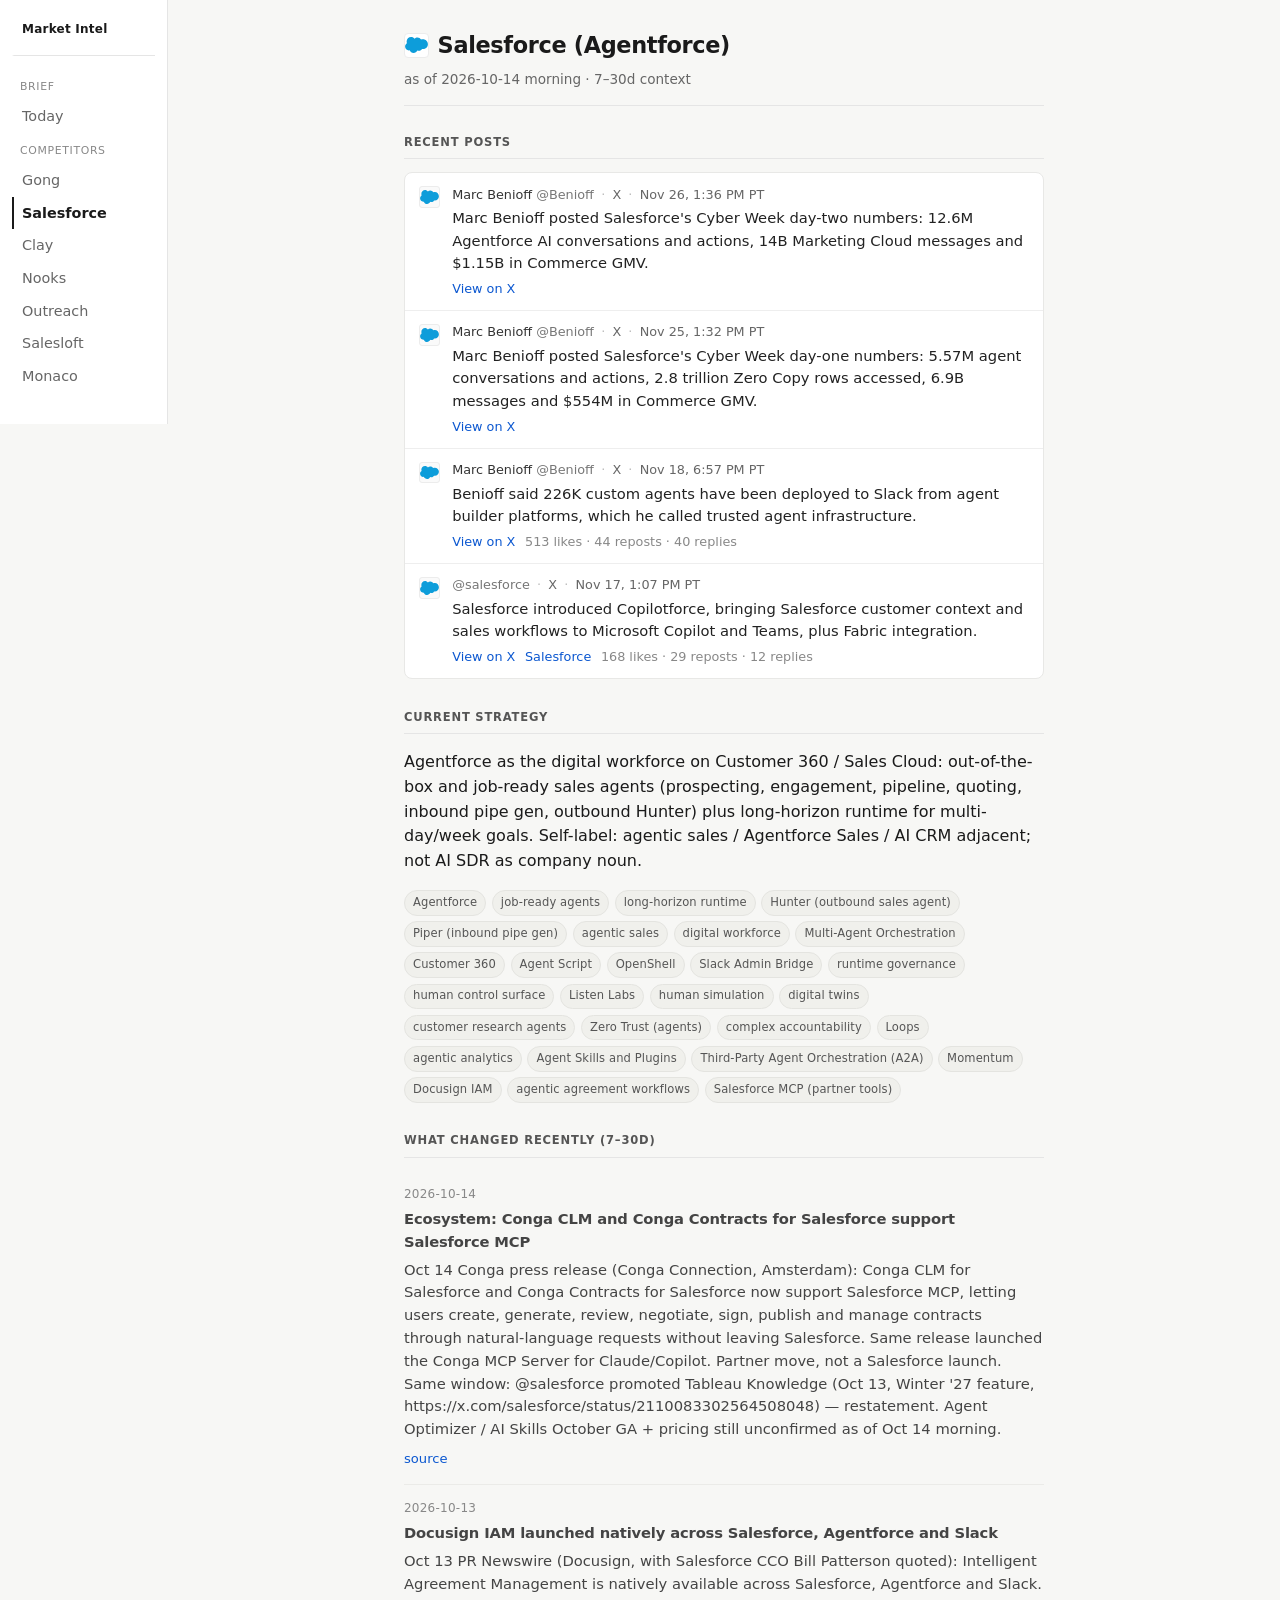
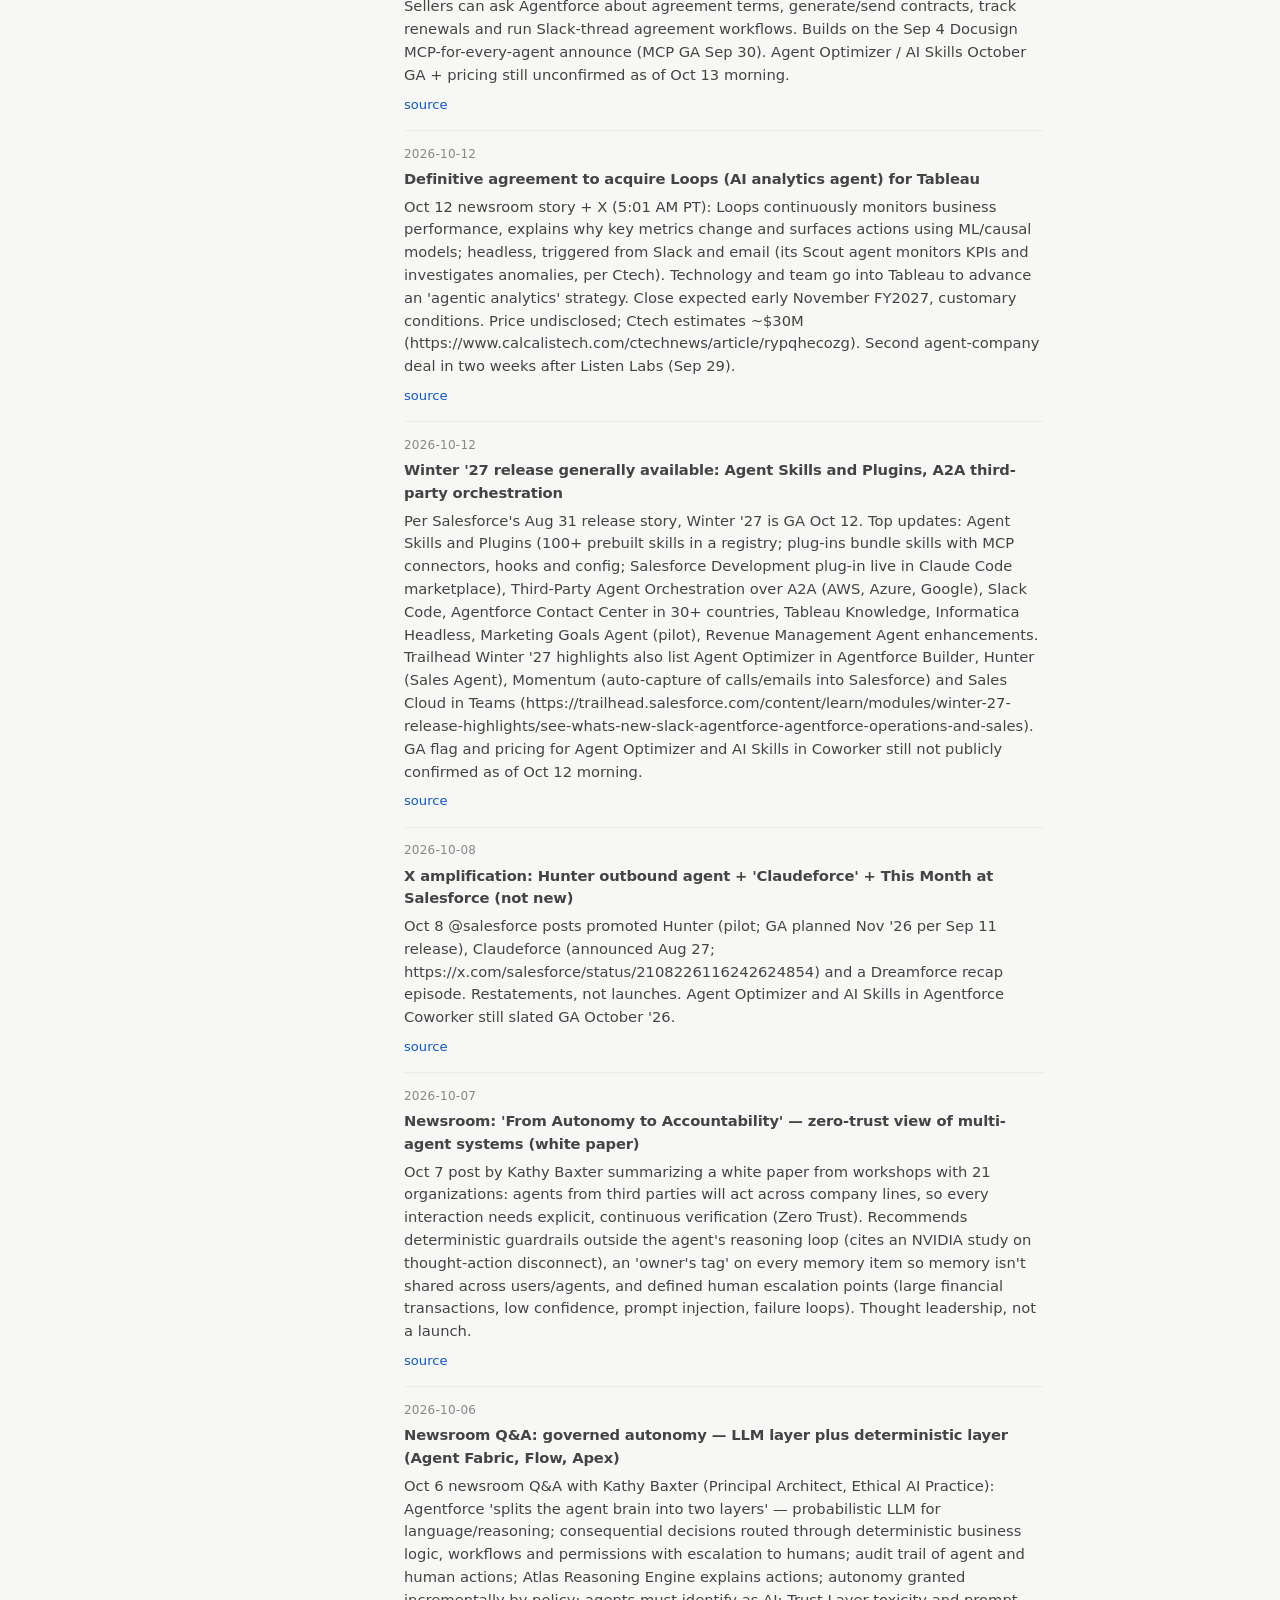
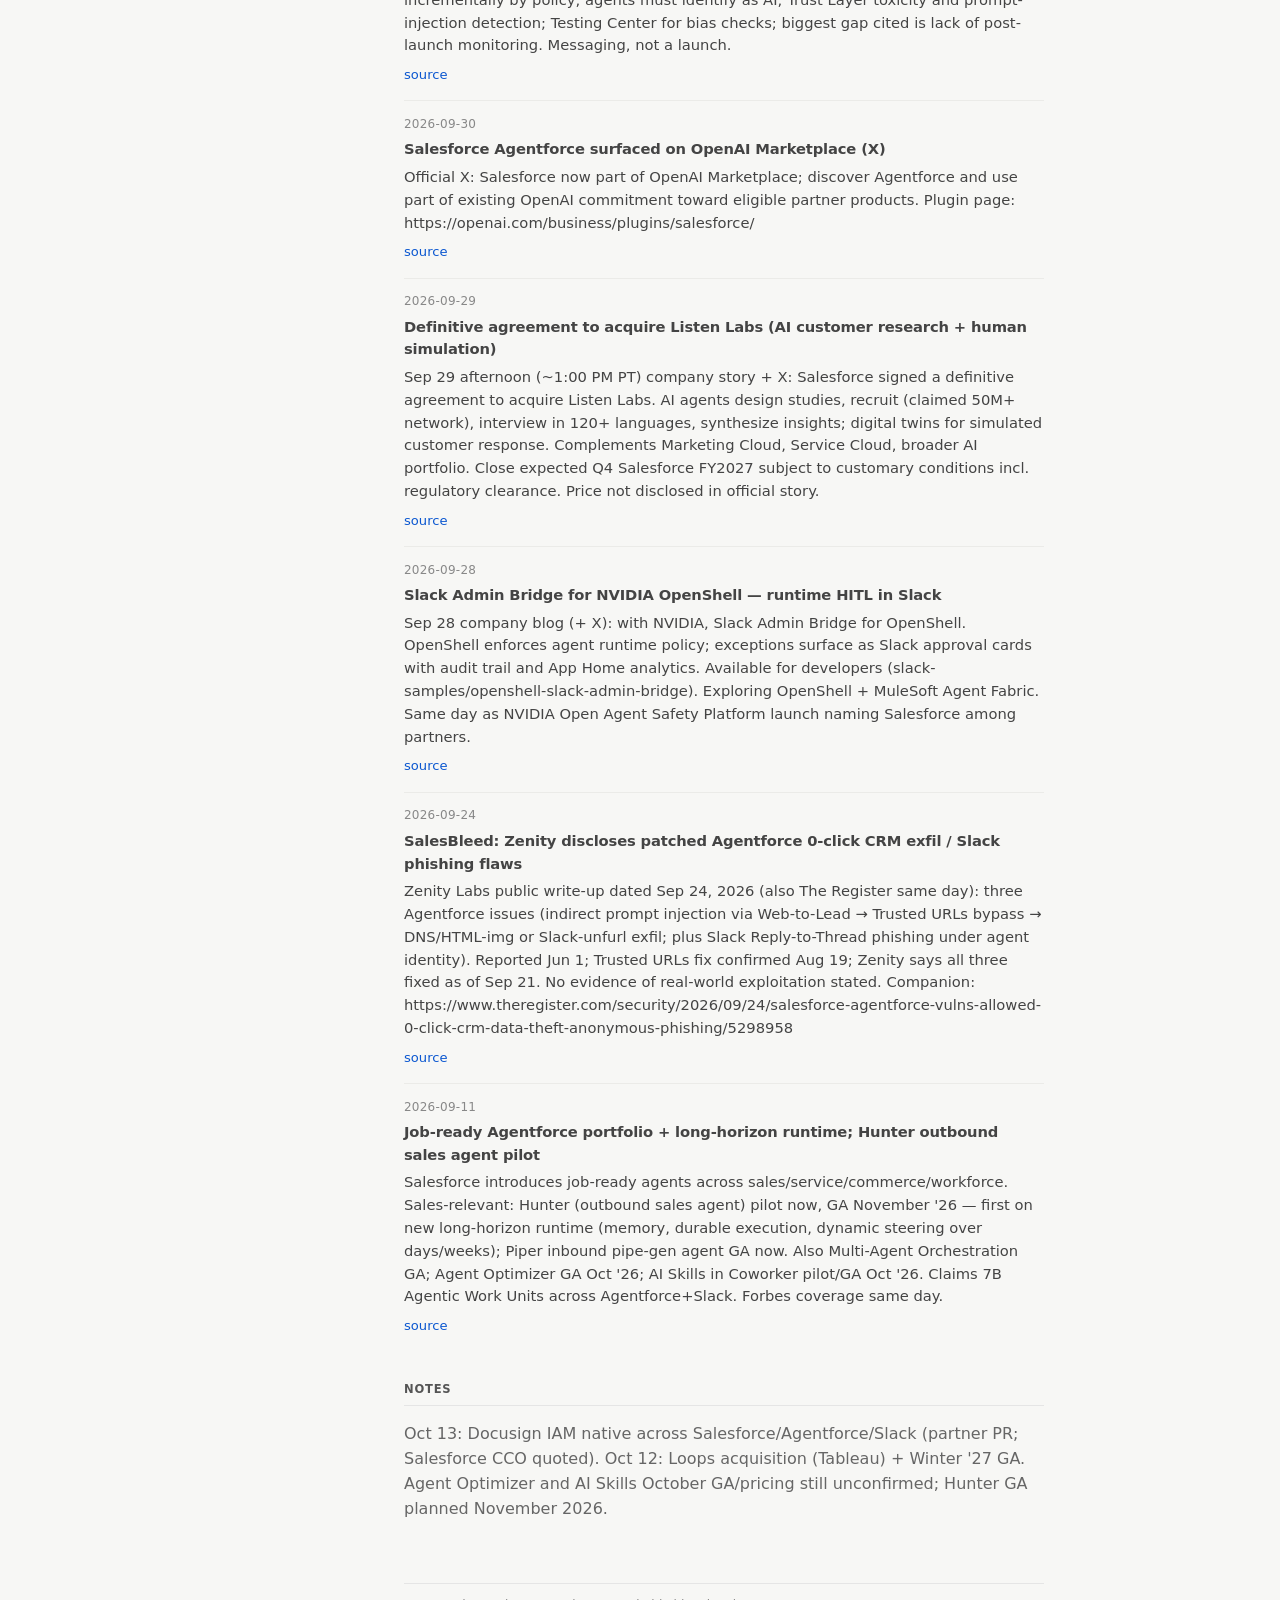
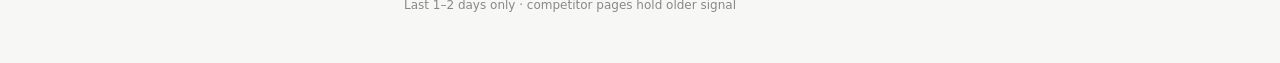
<file: competitors/salesforce.html>
<!DOCTYPE html>
<html lang="en">
<head>
  <meta charset="utf-8" />
  <meta name="viewport" content="width=device-width, initial-scale=1" />
  <title>Salesforce (Agentforce) — Market Intel</title>
  <link rel="stylesheet" href="../styles.css?v=20261021" />
</head>
<body>
  <div class="layout">
    <nav>
      <a class="product" href="../index.html">Market Intel</a>
      <div class="section-label">Brief</div>
      <a href="../index.html">Today</a>
      <div class="section-label">Competitors</div>
      <a href="gong.html">Gong</a>
      <a href="salesforce.html" class="active">Salesforce</a>
      <a href="clay.html">Clay</a>
      <a href="nooks.html">Nooks</a>
      <a href="outreach.html">Outreach</a>
      <a href="salesloft.html">Salesloft</a>
      <a href="monaco.html">Monaco</a>
    </nav>

    <div class="main">
      <header class="page-header">
        <h1><img class="company-logo" src="../assets/logos/salesforce.svg" alt="" width="24" height="24" />Salesforce (Agentforce)</h1>
        <p class="meta">as of 2026-10-14 morning · 7–30d context</p>
      </header>

      <div class="content">
        <section id="recent-posts" data-slug="salesforce" hidden></section>
        <section>
          <h2>Current Strategy</h2>
          <p>Agentforce as the digital workforce on Customer 360 / Sales Cloud: out-of-the-box and job-ready sales agents (prospecting, engagement, pipeline, quoting, inbound pipe gen, outbound Hunter) plus long-horizon runtime for multi-day/week goals. Self-label: agentic sales / Agentforce Sales / AI CRM adjacent; not AI SDR as company noun.</p>
          <ul class="strategy-chips"><li>Agentforce</li><li>job-ready agents</li><li>long-horizon runtime</li><li>Hunter (outbound sales agent)</li><li>Piper (inbound pipe gen)</li><li>agentic sales</li><li>digital workforce</li><li>Multi-Agent Orchestration</li><li>Customer 360</li><li>Agent Script</li><li>OpenShell</li><li>Slack Admin Bridge</li><li>runtime governance</li><li>human control surface</li><li>Listen Labs</li><li>human simulation</li><li>digital twins</li><li>customer research agents</li><li>Zero Trust (agents)</li><li>complex accountability</li><li>Loops</li><li>agentic analytics</li><li>Agent Skills and Plugins</li><li>Third-Party Agent Orchestration (A2A)</li><li>Momentum</li><li>Docusign IAM</li><li>agentic agreement workflows</li><li>Salesforce MCP (partner tools)</li></ul>
        </section>

        <section>
          <h2>What changed recently (7–30d)</h2>
          <div class="feed-item">
            <div class="feed-date">2026-10-14</div>
            <p class="feed-title">Ecosystem: Conga CLM and Conga Contracts for Salesforce support Salesforce MCP</p>
            <p>Oct 14 Conga press release (Conga Connection, Amsterdam): Conga CLM for Salesforce and Conga Contracts for Salesforce now support Salesforce MCP, letting users create, generate, review, negotiate, sign, publish and manage contracts through natural-language requests without leaving Salesforce. Same release launched the Conga MCP Server for Claude/Copilot. Partner move, not a Salesforce launch. Same window: @salesforce promoted Tableau Knowledge (Oct 13, Winter &#x27;27 feature, https://x.com/salesforce/status/2110083302564508048) — restatement. Agent Optimizer / AI Skills October GA + pricing still unconfirmed as of Oct 14 morning.</p>
            <a class="cite" href="https://conga.com/press/conga-ai-innovations-press-release" target="_blank" rel="noopener">source</a>
          </div>
          <div class="feed-item">
            <div class="feed-date">2026-10-13</div>
            <p class="feed-title">Docusign IAM launched natively across Salesforce, Agentforce and Slack</p>
            <p>Oct 13 PR Newswire (Docusign, with Salesforce CCO Bill Patterson quoted): Intelligent Agreement Management is natively available across Salesforce, Agentforce and Slack. Sellers can ask Agentforce about agreement terms, generate/send contracts, track renewals and run Slack-thread agreement workflows. Builds on the Sep 4 Docusign MCP-for-every-agent announce (MCP GA Sep 30). Agent Optimizer / AI Skills October GA + pricing still unconfirmed as of Oct 13 morning.</p>
            <a class="cite" href="https://www.prnewswire.com/news-releases/docusign-and-salesforce-launch-intelligent-agreement-management-natively-across-salesforce-to-power-agentic-agreement-workflows-302900284.html" target="_blank" rel="noopener">source</a>
          </div>
          <div class="feed-item">
            <div class="feed-date">2026-10-12</div>
            <p class="feed-title">Definitive agreement to acquire Loops (AI analytics agent) for Tableau</p>
            <p>Oct 12 newsroom story + X (5:01 AM PT): Loops continuously monitors business performance, explains why key metrics change and surfaces actions using ML/causal models; headless, triggered from Slack and email (its Scout agent monitors KPIs and investigates anomalies, per Ctech). Technology and team go into Tableau to advance an &#x27;agentic analytics&#x27; strategy. Close expected early November FY2027, customary conditions. Price undisclosed; Ctech estimates ~$30M (https://www.calcalistech.com/ctechnews/article/rypqhecozg). Second agent-company deal in two weeks after Listen Labs (Sep 29).</p>
            <a class="cite" href="https://www.salesforce.com/news/stories/salesforce-signs-definitive-agreement-to-acquire-loops/" target="_blank" rel="noopener">source</a>
          </div>
          <div class="feed-item">
            <div class="feed-date">2026-10-12</div>
            <p class="feed-title">Winter &#x27;27 release generally available: Agent Skills and Plugins, A2A third-party orchestration</p>
            <p>Per Salesforce&#x27;s Aug 31 release story, Winter &#x27;27 is GA Oct 12. Top updates: Agent Skills and Plugins (100+ prebuilt skills in a registry; plug-ins bundle skills with MCP connectors, hooks and config; Salesforce Development plug-in live in Claude Code marketplace), Third-Party Agent Orchestration over A2A (AWS, Azure, Google), Slack Code, Agentforce Contact Center in 30+ countries, Tableau Knowledge, Informatica Headless, Marketing Goals Agent (pilot), Revenue Management Agent enhancements. Trailhead Winter &#x27;27 highlights also list Agent Optimizer in Agentforce Builder, Hunter (Sales Agent), Momentum (auto-capture of calls/emails into Salesforce) and Sales Cloud in Teams (https://trailhead.salesforce.com/content/learn/modules/winter-27-release-highlights/see-whats-new-slack-agentforce-agentforce-operations-and-sales). GA flag and pricing for Agent Optimizer and AI Skills in Coworker still not publicly confirmed as of Oct 12 morning.</p>
            <a class="cite" href="https://www.salesforce.com/news/stories/winter-2027-product-release-announcement/" target="_blank" rel="noopener">source</a>
          </div>
          <div class="feed-item">
            <div class="feed-date">2026-10-08</div>
            <p class="feed-title">X amplification: Hunter outbound agent + &#x27;Claudeforce&#x27; + This Month at Salesforce (not new)</p>
            <p>Oct 8 @salesforce posts promoted Hunter (pilot; GA planned Nov &#x27;26 per Sep 11 release), Claudeforce (announced Aug 27; https://x.com/salesforce/status/2108226116242624854) and a Dreamforce recap episode. Restatements, not launches. Agent Optimizer and AI Skills in Agentforce Coworker still slated GA October &#x27;26.</p>
            <a class="cite" href="https://x.com/salesforce/status/2108256352497807409" target="_blank" rel="noopener">source</a>
          </div>
          <div class="feed-item">
            <div class="feed-date">2026-10-07</div>
            <p class="feed-title">Newsroom: &#x27;From Autonomy to Accountability&#x27; — zero-trust view of multi-agent systems (white paper)</p>
            <p>Oct 7 post by Kathy Baxter summarizing a white paper from workshops with 21 organizations: agents from third parties will act across company lines, so every interaction needs explicit, continuous verification (Zero Trust). Recommends deterministic guardrails outside the agent&#x27;s reasoning loop (cites an NVIDIA study on thought-action disconnect), an &#x27;owner&#x27;s tag&#x27; on every memory item so memory isn&#x27;t shared across users/agents, and defined human escalation points (large financial transactions, low confidence, prompt injection, failure loops). Thought leadership, not a launch.</p>
            <a class="cite" href="https://www.salesforce.com/news/stories/trust-in-multi-agent-future/" target="_blank" rel="noopener">source</a>
          </div>
          <div class="feed-item">
            <div class="feed-date">2026-10-06</div>
            <p class="feed-title">Newsroom Q&amp;A: governed autonomy — LLM layer plus deterministic layer (Agent Fabric, Flow, Apex)</p>
            <p>Oct 6 newsroom Q&amp;A with Kathy Baxter (Principal Architect, Ethical AI Practice): Agentforce &#x27;splits the agent brain into two layers&#x27; — probabilistic LLM for language/reasoning; consequential decisions routed through deterministic business logic, workflows and permissions with escalation to humans; audit trail of agent and human actions; Atlas Reasoning Engine explains actions; autonomy granted incrementally by policy; agents must identify as AI; Trust Layer toxicity and prompt-injection detection; Testing Center for bias checks; biggest gap cited is lack of post-launch monitoring. Messaging, not a launch.</p>
            <a class="cite" href="https://www.salesforce.com/news/stories/giving-ai-autonomy-without-running-wild/" target="_blank" rel="noopener">source</a>
          </div>
          <div class="feed-item">
            <div class="feed-date">2026-09-30</div>
            <p class="feed-title">Salesforce Agentforce surfaced on OpenAI Marketplace (X)</p>
            <p>Official X: Salesforce now part of OpenAI Marketplace; discover Agentforce and use part of existing OpenAI commitment toward eligible partner products. Plugin page: https://openai.com/business/plugins/salesforce/</p>
            <a class="cite" href="https://x.com/salesforce/status/2105373551163302040" target="_blank" rel="noopener">source</a>
          </div>
          <div class="feed-item">
            <div class="feed-date">2026-09-29</div>
            <p class="feed-title">Definitive agreement to acquire Listen Labs (AI customer research + human simulation)</p>
            <p>Sep 29 afternoon (~1:00 PM PT) company story + X: Salesforce signed a definitive agreement to acquire Listen Labs. AI agents design studies, recruit (claimed 50M+ network), interview in 120+ languages, synthesize insights; digital twins for simulated customer response. Complements Marketing Cloud, Service Cloud, broader AI portfolio. Close expected Q4 Salesforce FY2027 subject to customary conditions incl. regulatory clearance. Price not disclosed in official story.</p>
            <a class="cite" href="https://www.salesforce.com/news/stories/salesforce-signs-definitive-agreement-to-acquire-listen-labs/" target="_blank" rel="noopener">source</a>
          </div>
          <div class="feed-item">
            <div class="feed-date">2026-09-28</div>
            <p class="feed-title">Slack Admin Bridge for NVIDIA OpenShell — runtime HITL in Slack</p>
            <p>Sep 28 company blog (+ X): with NVIDIA, Slack Admin Bridge for OpenShell. OpenShell enforces agent runtime policy; exceptions surface as Slack approval cards with audit trail and App Home analytics. Available for developers (slack-samples/openshell-slack-admin-bridge). Exploring OpenShell + MuleSoft Agent Fabric. Same day as NVIDIA Open Agent Safety Platform launch naming Salesforce among partners.</p>
            <a class="cite" href="https://www.salesforce.com/blog/extending-admin-control-to-the-runtime-layer-with-nvidia-openshell-and-slack/" target="_blank" rel="noopener">source</a>
          </div>
          <div class="feed-item">
            <div class="feed-date">2026-09-24</div>
            <p class="feed-title">SalesBleed: Zenity discloses patched Agentforce 0-click CRM exfil / Slack phishing flaws</p>
            <p>Zenity Labs public write-up dated Sep 24, 2026 (also The Register same day): three Agentforce issues (indirect prompt injection via Web-to-Lead → Trusted URLs bypass → DNS/HTML-img or Slack-unfurl exfil; plus Slack Reply-to-Thread phishing under agent identity). Reported Jun 1; Trusted URLs fix confirmed Aug 19; Zenity says all three fixed as of Sep 21. No evidence of real-world exploitation stated. Companion: https://www.theregister.com/security/2026/09/24/salesforce-agentforce-vulns-allowed-0-click-crm-data-theft-anonymous-phishing/5298958</p>
            <a class="cite" href="https://labs.zenity.io/post/salesbleed-0-click-data-exfiltration-on-agentforce" target="_blank" rel="noopener">source</a>
          </div>
          <div class="feed-item">
            <div class="feed-date">2026-09-11</div>
            <p class="feed-title">Job-ready Agentforce portfolio + long-horizon runtime; Hunter outbound sales agent pilot</p>
            <p>Salesforce introduces job-ready agents across sales/service/commerce/workforce. Sales-relevant: Hunter (outbound sales agent) pilot now, GA November &#x27;26 — first on new long-horizon runtime (memory, durable execution, dynamic steering over days/weeks); Piper inbound pipe-gen agent GA now. Also Multi-Agent Orchestration GA; Agent Optimizer GA Oct &#x27;26; AI Skills in Coworker pilot/GA Oct &#x27;26. Claims 7B Agentic Work Units across Agentforce+Slack. Forbes coverage same day.</p>
            <a class="cite" href="https://www.salesforce.com/news/stories/agentforce-job-ready-ai-agents/" target="_blank" rel="noopener">source</a>
          </div>
        </section>

        <section>
          <h2>Notes</h2>
          <p class="muted">Oct 13: Docusign IAM native across Salesforce/Agentforce/Slack (partner PR; Salesforce CCO quoted). Oct 12: Loops acquisition (Tableau) + Winter &#x27;27 GA. Agent Optimizer and AI Skills October GA/pricing still unconfirmed; Hunter GA planned November 2026.</p>
        </section>
      </div>

      <footer class="page-footer">Last 1–2 days only · competitor pages hold older signal</footer>
    </div>
  </div>
  <script src="../feed.js?v=20261021"></script>
</body>
</html>
</file>
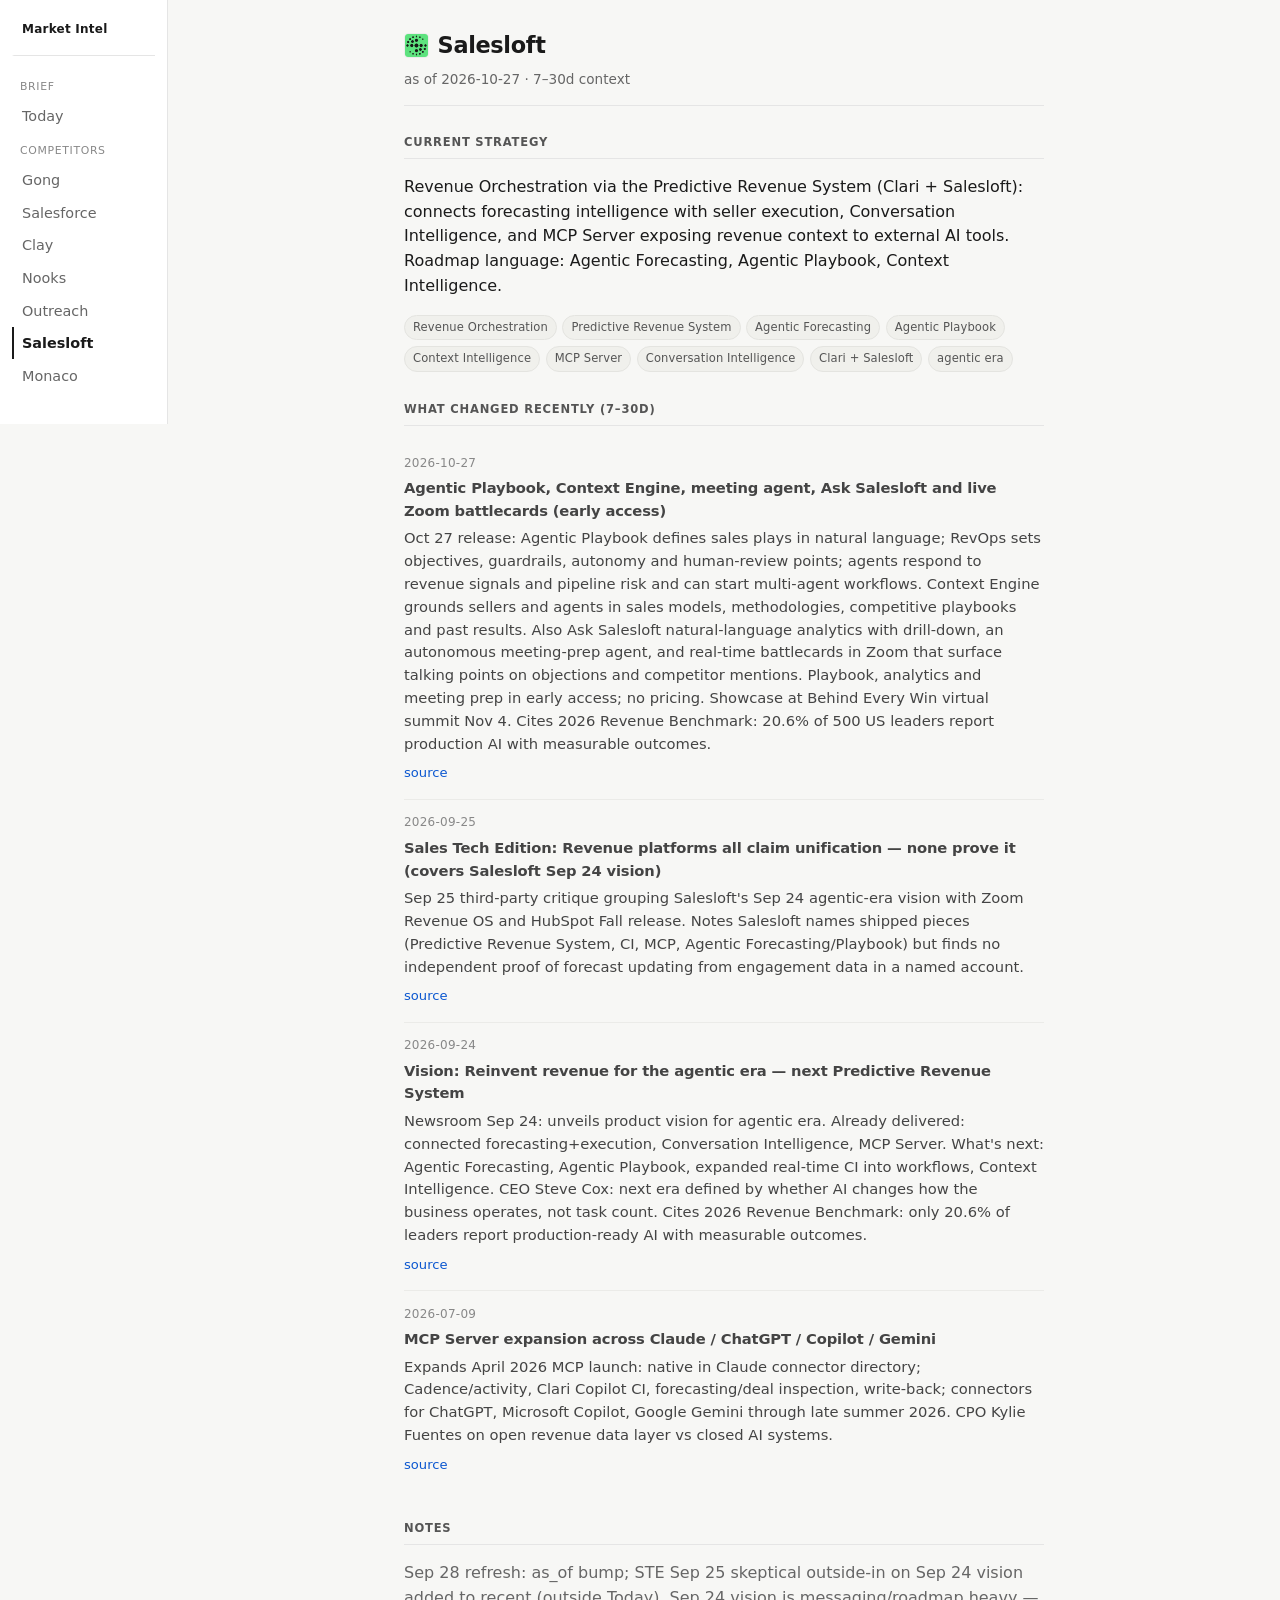
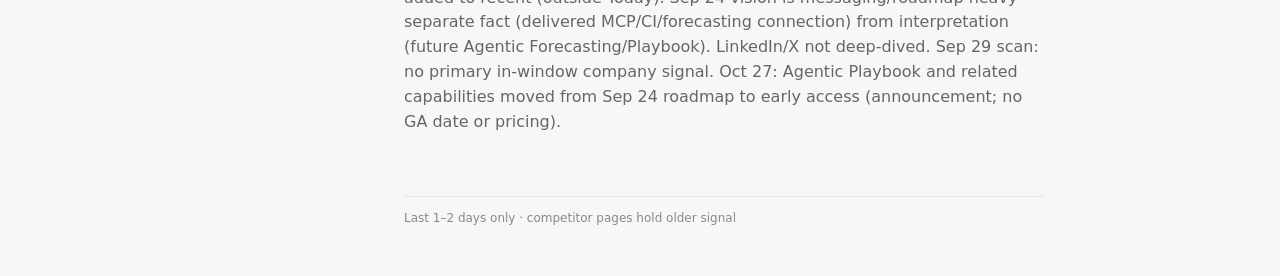
<file: competitors/salesloft.html>
<!DOCTYPE html>
<html lang="en">
<head>
  <meta charset="utf-8" />
  <meta name="viewport" content="width=device-width, initial-scale=1" />
  <title>Salesloft — Market Intel</title>
  <link rel="stylesheet" href="../styles.css?v=20261021" />
</head>
<body>
  <div class="layout">
    <nav>
      <a class="product" href="../index.html">Market Intel</a>
      <div class="section-label">Brief</div>
      <a href="../index.html">Today</a>
      <div class="section-label">Competitors</div>
      <a href="gong.html">Gong</a>
      <a href="salesforce.html">Salesforce</a>
      <a href="clay.html">Clay</a>
      <a href="nooks.html">Nooks</a>
      <a href="outreach.html">Outreach</a>
      <a href="salesloft.html" class="active">Salesloft</a>
      <a href="monaco.html">Monaco</a>
    </nav>

    <div class="main">
      <header class="page-header">
        <h1><img class="company-logo" src="../assets/logos/salesloft.png" alt="" width="24" height="24" />Salesloft</h1>
        <p class="meta">as of 2026-10-27 · 7–30d context</p>
      </header>

      <div class="content">
        <section>
          <h2>Current Strategy</h2>
          <p>Revenue Orchestration via the Predictive Revenue System (Clari + Salesloft): connects forecasting intelligence with seller execution, Conversation Intelligence, and MCP Server exposing revenue context to external AI tools. Roadmap language: Agentic Forecasting, Agentic Playbook, Context Intelligence.</p>
          <ul class="strategy-chips"><li>Revenue Orchestration</li><li>Predictive Revenue System</li><li>Agentic Forecasting</li><li>Agentic Playbook</li><li>Context Intelligence</li><li>MCP Server</li><li>Conversation Intelligence</li><li>Clari + Salesloft</li><li>agentic era</li></ul>
        </section>

        <section>
          <h2>What changed recently (7–30d)</h2>
          <div class="feed-item">
            <div class="feed-date">2026-10-27</div>
            <p class="feed-title">Agentic Playbook, Context Engine, meeting agent, Ask Salesloft and live Zoom battlecards (early access)</p>
            <p>Oct 27 release: Agentic Playbook defines sales plays in natural language; RevOps sets objectives, guardrails, autonomy and human-review points; agents respond to revenue signals and pipeline risk and can start multi-agent workflows. Context Engine grounds sellers and agents in sales models, methodologies, competitive playbooks and past results. Also Ask Salesloft natural-language analytics with drill-down, an autonomous meeting-prep agent, and real-time battlecards in Zoom that surface talking points on objections and competitor mentions. Playbook, analytics and meeting prep in early access; no pricing. Showcase at Behind Every Win virtual summit Nov 4. Cites 2026 Revenue Benchmark: 20.6% of 500 US leaders report production AI with measurable outcomes.</p>
            <a class="cite" href="https://www.globenewswire.com/news-release/2026/10/27/3389102/0/en/salesloft-advances-agentic-revenue-vision-with-new-ai-capabilities-for-sales-teams.html" target="_blank" rel="noopener">source</a>
          </div>
          <div class="feed-item">
            <div class="feed-date">2026-09-25</div>
            <p class="feed-title">Sales Tech Edition: Revenue platforms all claim unification — none prove it (covers Salesloft Sep 24 vision)</p>
            <p>Sep 25 third-party critique grouping Salesloft's Sep 24 agentic-era vision with Zoom Revenue OS and HubSpot Fall release. Notes Salesloft names shipped pieces (Predictive Revenue System, CI, MCP, Agentic Forecasting/Playbook) but finds no independent proof of forecast updating from engagement data in a named account.</p>
            <a class="cite" href="https://salestechedition.com/articles/revenue-platforms-all-claim-unification-none-prove-it/" target="_blank" rel="noopener">source</a>
          </div>
          <div class="feed-item">
            <div class="feed-date">2026-09-24</div>
            <p class="feed-title">Vision: Reinvent revenue for the agentic era — next Predictive Revenue System</p>
            <p>Newsroom Sep 24: unveils product vision for agentic era. Already delivered: connected forecasting+execution, Conversation Intelligence, MCP Server. What's next: Agentic Forecasting, Agentic Playbook, expanded real-time CI into workflows, Context Intelligence. CEO Steve Cox: next era defined by whether AI changes how the business operates, not task count. Cites 2026 Revenue Benchmark: only 20.6% of leaders report production-ready AI with measurable outcomes.</p>
            <a class="cite" href="https://www.salesloft.com/company/newsroom/agentic-era-revenue-vision" target="_blank" rel="noopener">source</a>
          </div>
          <div class="feed-item">
            <div class="feed-date">2026-07-09</div>
            <p class="feed-title">MCP Server expansion across Claude / ChatGPT / Copilot / Gemini</p>
            <p>Expands April 2026 MCP launch: native in Claude connector directory; Cadence/activity, Clari Copilot CI, forecasting/deal inspection, write-back; connectors for ChatGPT, Microsoft Copilot, Google Gemini through late summer 2026. CPO Kylie Fuentes on open revenue data layer vs closed AI systems.</p>
            <a class="cite" href="https://www.salesloft.com/company/newsroom/salesloft-mcp-server-revenue-data-ai-ecosystem" target="_blank" rel="noopener">source</a>
          </div>
        </section>

        <section>
          <h2>Notes</h2>
          <p class="muted">Sep 28 refresh: as_of bump; STE Sep 25 skeptical outside-in on Sep 24 vision added to recent (outside Today). Sep 24 vision is messaging/roadmap heavy — separate fact (delivered MCP/CI/forecasting connection) from interpretation (future Agentic Forecasting/Playbook). LinkedIn/X not deep-dived. Sep 29 scan: no primary in-window company signal. Oct 27: Agentic Playbook and related capabilities moved from Sep 24 roadmap to early access (announcement; no GA date or pricing).</p>
        </section>
      </div>

      <footer class="page-footer">Last 1–2 days only · competitor pages hold older signal</footer>
    </div>
  </div>
</body>
</html>
</file>
<file: styles.css>
/* Market Intel dashboard — UI v2
   Light paper aesthetic, editorial, concise. Shared by Today + competitors. */

*,
*::before,
*::after {
  box-sizing: border-box;
}

html {
  font-size: 16px;
}

body {
  margin: 0;
  font-family: system-ui, -apple-system, "Segoe UI", Roboto, Helvetica, Arial, sans-serif;
  background: #f7f7f5;
  color: #1a1a1a;
  line-height: 1.55;
  -webkit-font-smoothing: antialiased;
}

/* Links: cool offset underline on hover */
a {
  color: #0b57d0;
  text-decoration: none;
  background-image: linear-gradient(currentColor, currentColor);
  background-position: 0 100%;
  background-repeat: no-repeat;
  background-size: 0 1px;
  transition: background-size 0.22s ease, color 0.15s ease;
}

a:hover {
  background-size: 100% 1px;
}

a:focus-visible {
  outline: 2px solid #0b57d0;
  outline-offset: 2px;
}

.layout {
  display: grid;
  grid-template-columns: 168px 1fr;
  min-height: 100vh;
}

/* —— Nav —— */
nav {
  border-right: 1px solid #e5e5e5;
  background: #fff;
  padding: 1.25rem 0.75rem 2rem;
  position: sticky;
  top: 0;
  align-self: start;
  max-height: 100vh;
  overflow-y: auto;
}

nav .product {
  display: block;
  font-size: 0.75rem;
  font-weight: 600;
  color: #1a1a1a;
  letter-spacing: 0.02em;
  padding: 0 0.5rem 1rem;
  border-bottom: 1px solid #e5e5e5;
  margin-bottom: 0.75rem;
  text-decoration: none;
  background-image: none;
}

nav .product:hover {
  background-size: 0;
  color: #1a1a1a;
}

nav .section-label {
  font-size: 0.68rem;
  color: #888;
  text-transform: uppercase;
  letter-spacing: 0.06em;
  padding: 0.7rem 0.5rem 0.25rem;
}

nav a {
  display: block;
  color: #666;
  padding: 0.32rem 0.5rem;
  font-size: 0.9rem;
  border-left: 2px solid transparent;
  background-image: none;
}

nav a:hover {
  color: #1a1a1a;
  background-size: 0;
}

nav a.active {
  color: #1a1a1a;
  font-weight: 600;
  border-left-color: #1a1a1a;
}

/* —— Main column (centered text) —— */
.main {
  padding: 1.75rem 1.5rem 3rem;
  display: flex;
  flex-direction: column;
  align-items: center;
  min-width: 0;
}

.page-header,
.content,
.page-footer {
  width: 100%;
  max-width: 40rem;
}

.page-header {
  margin-bottom: 1.75rem;
  padding-bottom: 0.9rem;
  border-bottom: 1px solid #e5e5e5;
}

.page-header h1 {
  margin: 0;
  font-size: 1.4rem;
  font-weight: 600;
  letter-spacing: -0.015em;
  display: flex;
  align-items: center;
  gap: 0.55rem;
}

.page-header .meta {
  margin: 0.4rem 0 0;
  font-size: 0.85rem;
  color: #666;
}

.company-logo {
  width: 1.55rem;
  height: 1.55rem;
  object-fit: contain;
  border-radius: 4px;
  flex-shrink: 0;
  background: #fff;
  border: 1px solid #ececec;
}

.company-logo.sm {
  width: 1.25rem;
  height: 1.25rem;
  border-radius: 3px;
}

section {
  margin-bottom: 1.85rem;
}

section h2 {
  margin: 0 0 0.85rem;
  padding-bottom: 0.4rem;
  font-size: 0.72rem;
  font-weight: 600;
  text-transform: uppercase;
  letter-spacing: 0.07em;
  color: #555;
  border-bottom: 1px solid #e5e5e5;
}

.muted,
.empty {
  color: #666;
}

.empty {
  font-style: italic;
  font-size: 0.9rem;
}

.cite {
  font-size: 0.82rem;
}

.error-banner {
  padding: 0.85rem 1rem;
  border: 1px solid #e5c5c5;
  background: #fff8f8;
  border-radius: 6px;
  color: #7a2020;
  font-size: 0.92rem;
}

/* —— What changed cards —— */
.change-list {
  display: flex;
  flex-direction: column;
  gap: 0.65rem;
}

.change-card {
  display: grid;
  grid-template-columns: auto 1fr;
  gap: 0.7rem 0.85rem;
  padding: 0.85rem 0.95rem;
  background: #fff;
  border: 1px solid #e8e8e6;
  border-radius: 8px;
  animation: fadeUp 0.45s ease both;
}

.change-card .thumb {
  width: 2rem;
  height: 2rem;
  object-fit: contain;
  border-radius: 5px;
  border: 1px solid #ececec;
  background: #fafafa;
  align-self: start;
  margin-top: 0.1rem;
}

.change-card .body {
  min-width: 0;
}

.change-card .title {
  margin: 0 0 0.3rem;
  font-size: 0.98rem;
  font-weight: 600;
  letter-spacing: -0.01em;
  line-height: 1.35;
}

.change-card .title .badge-new {
  display: inline-block;
  font-size: 0.65rem;
  font-weight: 650;
  letter-spacing: 0.04em;
  text-transform: uppercase;
  color: #5b3fa0;
  background: #f3eefc;
  border: 1px solid #e4dcf5;
  padding: 0.08rem 0.4rem;
  border-radius: 999px;
  margin-right: 0.35rem;
  vertical-align: 0.1em;
}

.change-card .text {
  margin: 0;
  font-size: 0.92rem;
  color: #333;
}

.change-card .cites {
  margin-top: 0.4rem;
  font-size: 0.82rem;
}

.change-card .cites a + a::before {
  content: " · ";
  color: #aaa;
  background-image: none;
}

/* —— Market direction —— */
.direction-list {
  display: flex;
  flex-direction: column;
  gap: 0.5rem;
}

.direction-row {
  display: grid;
  grid-template-columns: 1.6rem 1fr;
  gap: 0.55rem;
  align-items: start;
  padding: 0.55rem 0.65rem;
  background: #fff;
  border: 1px solid #e8e8e6;
  border-radius: 7px;
  animation: fadeUp 0.5s ease both;
}

.direction-row .marker {
  font-size: 0.95rem;
  font-weight: 600;
  line-height: 1.4;
  text-align: center;
  animation: softPulse 2.8s ease-in-out infinite;
}

.direction-row.up .marker { color: #1a7f3c; }
.direction-row.flat .marker { color: #a07a1a; }
.direction-row.down .marker { color: #b83333; }
.direction-row.emerging .marker { color: #6b3fc0; }

.direction-row .label {
  font-size: 0.78rem;
  font-weight: 600;
  color: #555;
  margin: 0 0 0.15rem;
}

.direction-row.up .label { color: #1a7f3c; }
.direction-row.flat .label { color: #8a6a14; }
.direction-row.down .label { color: #b83333; }
.direction-row.emerging .label { color: #6b3fc0; }

.direction-row .text {
  margin: 0;
  font-size: 0.92rem;
}

/* —— Language pulse: glossary rows —— */
.glossary {
  display: flex;
  flex-direction: column;
  border: 1px solid #e8e8e6;
  border-radius: 8px;
  overflow: hidden;
  background: #fff;
}

.glossary-row {
  display: grid;
  grid-template-columns: minmax(9rem, 38%) 1fr;
  gap: 0.75rem;
  padding: 0.7rem 0.9rem;
  border-bottom: 1px solid #eee;
  animation: fadeUp 0.45s ease both;
}

.glossary-row:last-child {
  border-bottom: none;
}

.glossary-row .term {
  font-size: 0.88rem;
  font-weight: 600;
  letter-spacing: -0.01em;
  color: #1a1a1a;
}

.glossary-row .gloss {
  font-size: 0.88rem;
  color: #555;
  margin: 0;
}

/* —— Competitive moves: company rows —— */
.moves-list {
  display: flex;
  flex-direction: column;
  gap: 0.45rem;
}

.move-row {
  display: grid;
  grid-template-columns: 1.4rem 1fr;
  gap: 0.7rem;
  align-items: start;
  padding: 0.7rem 0.85rem;
  background: #fff;
  border: 1px solid #e8e8e6;
  border-radius: 7px;
  animation: fadeUp 0.45s ease both;
}

.move-row .logo {
  width: 1.35rem;
  height: 1.35rem;
  object-fit: contain;
  border-radius: 3px;
  border: 1px solid #ececec;
  background: #fafafa;
  margin-top: 0.15rem;
}

.move-row .company {
  font-size: 0.82rem;
  font-weight: 600;
  margin: 0 0 0.15rem;
}

.move-row .company a {
  color: #1a1a1a;
  background-image: linear-gradient(#1a1a1a, #1a1a1a);
}

.move-row .text {
  margin: 0;
  font-size: 0.92rem;
  color: #333;
}

.move-row .cites {
  margin-top: 0.3rem;
  font-size: 0.82rem;
}

.move-row .cites a + a::before {
  content: " · ";
  color: #aaa;
}

/* —— Watch —— */
.watch-card {
  display: grid;
  grid-template-columns: 1fr;
  gap: 0.85rem;
  padding: 0.95rem;
  background: #fff;
  border: 1px solid #e8e8e6;
  border-radius: 8px;
  animation: fadeUp 0.5s ease both;
}

.watch-card.has-media {
  grid-template-columns: minmax(0, 1fr) minmax(8rem, 11rem);
  align-items: start;
}

.watch-card .title {
  margin: 0 0 0.35rem;
  font-size: 1rem;
  font-weight: 600;
  letter-spacing: -0.01em;
  display: flex;
  align-items: center;
  gap: 0.45rem;
}

.watch-card .text {
  margin: 0;
  font-size: 0.92rem;
  color: #333;
}

.watch-card .media {
  width: 100%;
  border-radius: 6px;
  border: 1px solid #ececec;
  object-fit: cover;
  aspect-ratio: 1200 / 628;
  background: #f0f0ee;
}

.watch-card .cites {
  margin-top: 0.45rem;
  font-size: 0.82rem;
}

.watch-card .cites a + a::before {
  content: " · ";
  color: #aaa;
}

/* —— Interpretation —— */
.interp-block p {
  margin: 0.4rem 0;
  font-size: 0.92rem;
}

/* —— Competitor: strategy chips —— */
.strategy-chips {
  display: flex;
  flex-wrap: wrap;
  gap: 0.35rem;
  margin: 0.65rem 0 0;
  padding: 0;
  list-style: none;
}

.strategy-chips li {
  font-size: 0.72rem;
  color: #555;
  background: #f0f0ec;
  border: 1px solid #e4e4e0;
  padding: 0.18rem 0.5rem;
  border-radius: 999px;
  letter-spacing: 0.01em;
}

/* —— Competitor feed —— */
.feed-item {
  padding: 0.85rem 0;
  border-bottom: 1px solid #ebebe8;
}

.feed-item:last-child {
  border-bottom: none;
}

.feed-date {
  font-size: 0.75rem;
  color: #888;
  font-variant-numeric: tabular-nums;
  letter-spacing: 0.02em;
}

.feed-item h3,
.feed-title {
  margin: 0.2rem 0;
  font-size: 1rem;
  font-weight: 600;
  letter-spacing: -0.01em;
}

.feed-item p {
  margin: 0.3rem 0;
  color: #444;
  font-size: 0.92rem;
}

.page-footer {
  margin-top: 2rem;
  padding-top: 0.75rem;
  border-top: 1px solid #e5e5e5;
  font-size: 0.75rem;
  color: #888;
}

@keyframes fadeUp {
  from {
    opacity: 0;
    transform: translateY(4px);
  }
  to {
    opacity: 1;
    transform: translateY(0);
  }
}

@keyframes softPulse {
  0%, 100% { opacity: 1; }
  50% { opacity: 0.55; }
}

.direction-row:nth-child(1),
.change-card:nth-child(1),
.move-row:nth-child(1),
.glossary-row:nth-child(1) { animation-delay: 0.02s; }
.direction-row:nth-child(2),
.change-card:nth-child(2),
.move-row:nth-child(2),
.glossary-row:nth-child(2) { animation-delay: 0.06s; }
.direction-row:nth-child(3),
.change-card:nth-child(3),
.move-row:nth-child(3),
.glossary-row:nth-child(3) { animation-delay: 0.1s; }
.direction-row:nth-child(4),
.change-card:nth-child(4),
.move-row:nth-child(4),
.glossary-row:nth-child(4) { animation-delay: 0.14s; }

@media (max-width: 720px) {
  .watch-card.has-media {
    grid-template-columns: 1fr;
  }
  .watch-card .media {
    max-width: 16rem;
  }
  .glossary-row {
    grid-template-columns: 1fr;
    gap: 0.25rem;
  }
}

@media (max-width: 640px) {
  .layout {
    grid-template-columns: 1fr;
  }

  nav {
    border-right: none;
    border-bottom: 1px solid #e5e5e5;
    padding: 0.85rem 1rem 1rem;
    position: static;
    max-height: none;
  }

  nav .product {
    border-bottom: none;
    margin-bottom: 0.35rem;
    padding-bottom: 0.35rem;
  }

  nav a {
    display: inline-block;
    border-left: none;
    border-bottom: 2px solid transparent;
    padding: 0.25rem 0.45rem;
    margin: 0.1rem 0.15rem 0.1rem 0;
  }

  nav a.active {
    border-left: none;
    border-bottom-color: #1a1a1a;
  }

  nav .section-label {
    display: inline;
    padding: 0 0.35rem 0 0;
  }

  .main {
    padding: 1.15rem 1rem 2.5rem;
    align-items: stretch;
  }
}


/* —— Market briefing —— */
.briefing {
  padding: 0.95rem 1rem;
  background: #fff;
  border: 1px solid #e8e8e6;
  border-radius: 8px;
  animation: fadeUp 0.45s ease both;
}

.briefing .lede {
  margin: 0 0 0.75rem;
  font-size: 0.98rem;
  color: #222;
  line-height: 1.5;
}

.briefing-bullets {
  margin: 0;
  padding: 0 0 0 1.1rem;
  display: flex;
  flex-direction: column;
  gap: 0.55rem;
}

.briefing-bullets li {
  font-size: 0.92rem;
  color: #333;
}

.briefing-bullets .btxt {
  display: block;
}

.briefing-bullets .cites {
  margin-top: 0.25rem;
  font-size: 0.82rem;
}

.briefing-bullets .cites a + a::before {
  content: " · ";
  color: #aaa;
}

.ai-news .change-card {
  grid-template-columns: 1fr;
}

/* —— Get it daily (Instinct / Muse) —— */
.header-row { display: flex; align-items: center; justify-content: space-between; gap: 0.75rem; }
.md-btn {
  display: inline-flex; align-items: center; gap: 0.3rem; padding: 0.4rem 0.8rem;
  font: inherit; font-size: 0.85rem; font-weight: 500; color: #1a1a1a; background: #fff;
  border: 1px solid #d6d6d2; border-radius: 6px; cursor: pointer; background-image: none; white-space: nowrap;
}
.md-btn:hover { border-color: #aaa; background-size: 0; }
.md-btn.primary { background: #0b57d0; border-color: #0b57d0; color: #fff; }
.md-btn.primary:hover { background: #0a4cb6; }
.md-dlg {
  width: min(34rem, calc(100vw - 2rem)); max-height: calc(100vh - 2rem); padding: 1.25rem;
  border: 1px solid #e5e5e5; border-radius: 10px; background: #f7f7f5; color: #1a1a1a;
}
.md-dlg::backdrop { background: rgba(0, 0, 0, 0.35); }
.md-head { display: flex; align-items: center; justify-content: space-between; }
.md-head h2 { margin: 0; font-size: 1.15rem; font-weight: 600; }
.md-x { border: 0; background: none; font-size: 1.5rem; line-height: 1; cursor: pointer; color: #666; }
.md-lede { margin: 0.35rem 0 1rem; font-size: 0.9rem; color: #555; }
.md-card { background: #fff; border: 1px solid #e5e5e5; border-radius: 8px; margin-bottom: 0.75rem; }
.md-card summary { display: flex; align-items: center; gap: 0.7rem; padding: 0.75rem 0.9rem; cursor: pointer; list-style: none; }
.md-card summary::-webkit-details-marker { display: none; }
.md-logo {
  width: 2rem; height: 2rem; border-radius: 6px; background: #1a1a1a; color: #fff;
  display: grid; place-items: center; font-size: 0.8rem; font-weight: 600; flex: none;
}
.md-title { display: flex; flex-direction: column; flex: 1; min-width: 0; }
.md-title small { color: #666; font-size: 0.8rem; }
.md-pill { font-size: 0.75rem; color: #666; background: #f0f0ec; border-radius: 999px; padding: 0.15rem 0.55rem; white-space: nowrap; }
.md-pill.ok { color: #1a7f3c; background: #e8f5ec; }
.md-body { padding: 0 0.9rem 0.9rem; font-size: 0.9rem; }
.md-body ol { margin: 0 0 0.75rem; padding-left: 1.2rem; }
.md-row { display: flex; flex-wrap: wrap; align-items: center; gap: 0.6rem; margin-bottom: 0.75rem; }
.md-inp { font: inherit; font-size: 0.88rem; padding: 0.35rem 0.5rem; border: 1px solid #d6d6d2; border-radius: 6px; background: #fff; min-width: 0; }
.md-row .md-inp[type="tel"] { flex: 1 1 12rem; }
.md-check { display: inline-flex; align-items: center; gap: 0.35rem; font-size: 0.88rem; }
.md-preview {
  white-space: pre-wrap; font-size: 0.82rem; color: #333; background: #f7f7f5; border: 1px solid #ececea;
  border-radius: 6px; padding: 0.6rem 0.7rem; margin-bottom: 0.75rem; overflow-wrap: anywhere;
}
.md-btns { display: flex; flex-wrap: wrap; gap: 0.5rem; }
.md-note { margin: 0.6rem 0 0; font-size: 0.85rem; color: #1a7f3c; }
.md-hint { margin: 0.75rem 0 0; font-size: 0.8rem; color: #666; }

/* —— Posts from company channels & founders —— */
.feed-list {
  display: flex;
  flex-direction: column;
  border: 1px solid #e8e8e6;
  border-radius: 8px;
  background: #fff;
  overflow: hidden;
}
.feed-row {
  display: grid;
  grid-template-columns: 1.4rem 1fr;
  gap: 0.7rem;
  align-items: start;
  padding: 0.7rem 0.85rem;
  border-bottom: 1px solid #eee;
}
.feed-row:last-child { border-bottom: none; }
.feed-row .logo {
  width: 1.35rem;
  height: 1.35rem;
  object-fit: contain;
  border-radius: 3px;
  border: 1px solid #ececec;
  background: #fafafa;
  margin-top: 0.1rem;
}
.feed-body { min-width: 0; }
.feed-meta {
  margin: 0 0 0.15rem;
  font-size: 0.8rem;
  color: #666;
  display: flex;
  flex-wrap: wrap;
  gap: 0 0.45rem;
}
.feed-meta > * + *::before { content: "·"; color: #bbb; margin-right: 0.45rem; }
.feed-meta .co { font-weight: 600; color: #1a1a1a; }
.feed-meta .who { color: #333; }
.feed-meta .handle { color: #777; }
.feed-text { margin: 0; font-size: 0.92rem; color: #222; }
.feed-links {
  margin: 0.25rem 0 0;
  font-size: 0.8rem;
  display: flex;
  flex-wrap: wrap;
  gap: 0 0.6rem;
  align-items: baseline;
}
.feed-links .eng { color: #888; }
</file>
